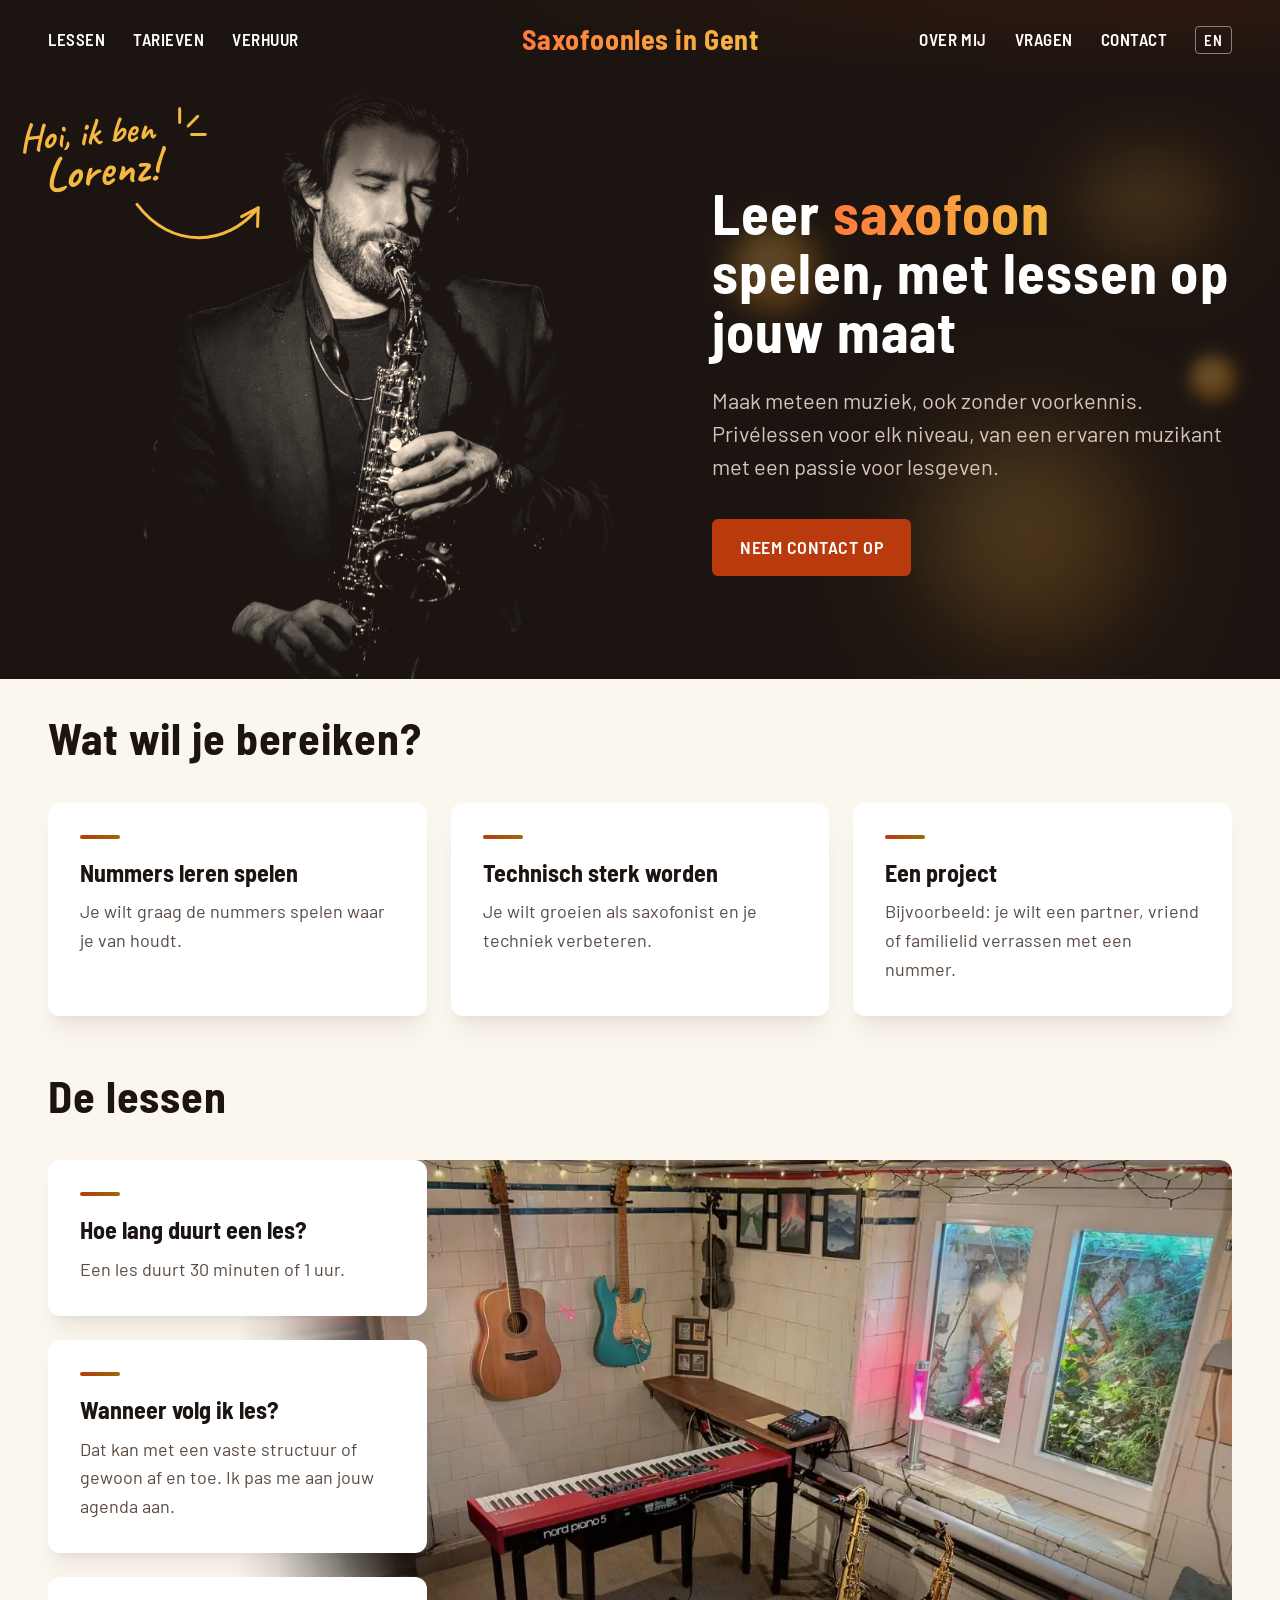
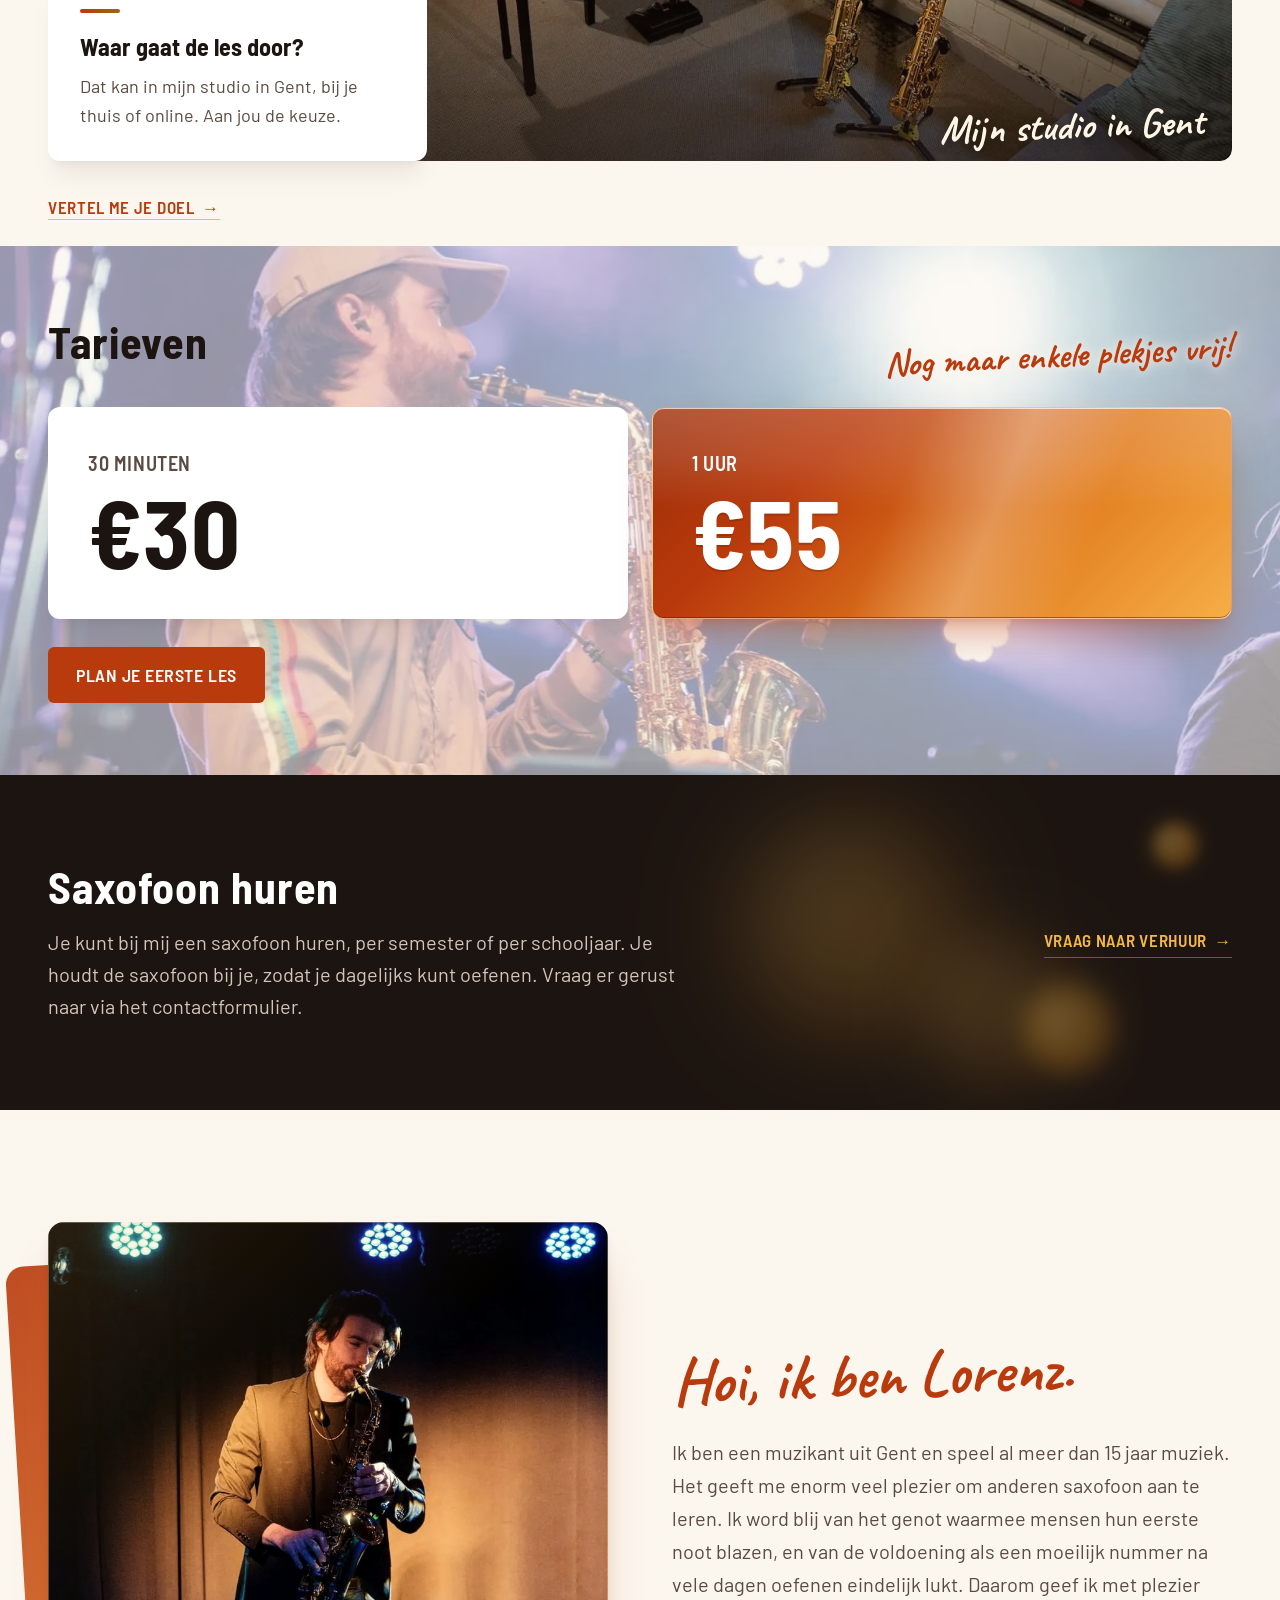
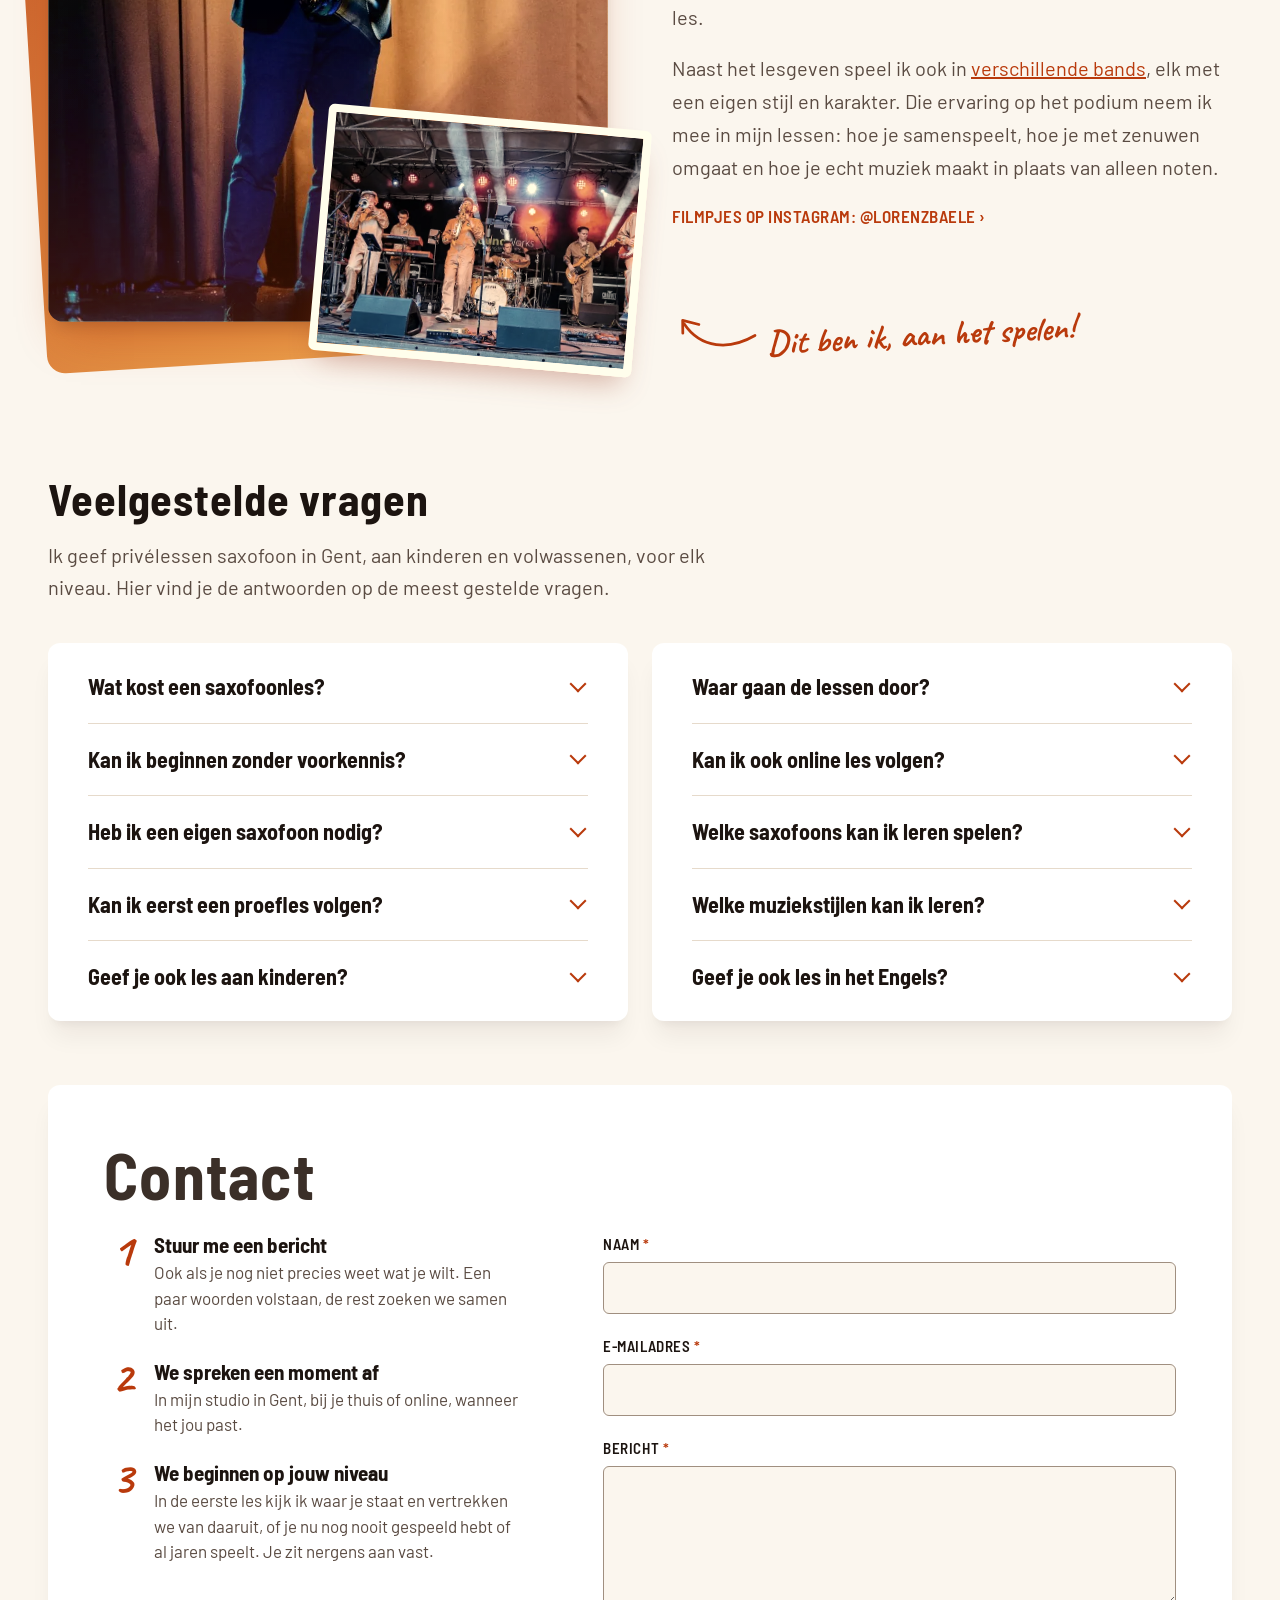
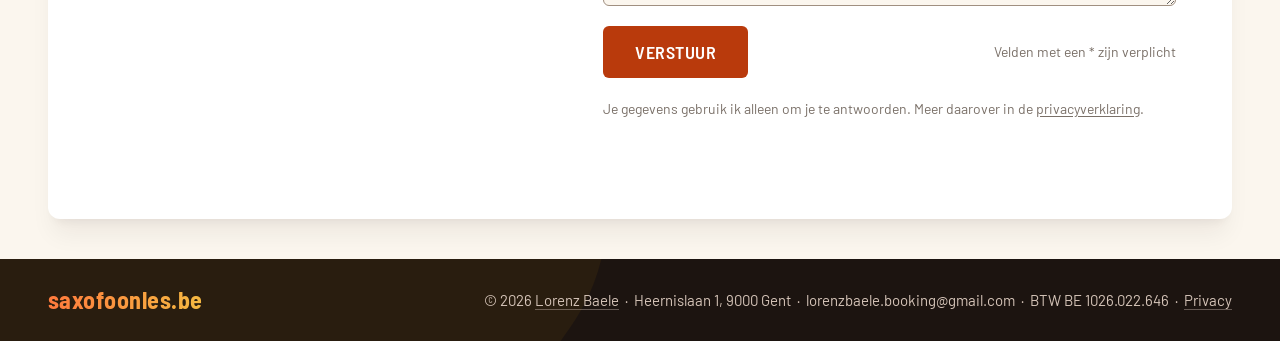
<file: index.html>
<!doctype html>
<html lang="nl">
<head>
<meta charset="utf-8">
<meta name="viewport" content="width=device-width, initial-scale=1">
<title>Saxofoonles in Gent | Lorenz Baele</title>
<meta name="description" content="Leer saxofoon spelen, met lessen op jouw maat. Maak meteen muziek, ook zonder voorkennis. Privélessen in Gent, bij je thuis of online, van een ervaren muzikant met een passie voor lesgeven.">
<link rel="canonical" href="https://saxofoonles.be/">
<link rel="alternate" hreflang="nl" href="https://saxofoonles.be/">
<link rel="alternate" hreflang="en" href="https://saxofoonles.be/en/">
<link rel="alternate" hreflang="x-default" href="https://saxofoonles.be/">
<meta name="theme-color" content="#1C1410">
<meta property="og:type" content="website">
<meta property="og:locale" content="nl_BE">
<meta property="og:locale:alternate" content="en_GB">
<meta property="og:url" content="https://saxofoonles.be/">
<meta property="og:site_name" content="saxofoonles.be">
<meta property="og:title" content="Saxofoonles in Gent | Lorenz Baele">
<meta property="og:description" content="Leer saxofoon spelen, met lessen op jouw maat. Maak meteen muziek, ook zonder voorkennis. Privélessen in Gent, bij je thuis of online, van een ervaren muzikant met een passie voor lesgeven.">
<meta property="og:image" content="https://saxofoonles.be/images/banner-lorenz.jpg">
<meta property="og:image:width" content="2000">
<meta property="og:image:height" content="1333">
<meta property="og:image:alt" content="Lorenz speelt saxofoon">
<script type="application/ld+json">
{
  "@context": "https://schema.org",
  "@type": "LocalBusiness",
  "@id": "https://saxofoonles.be/#saxofoonles",
  "name": "saxofoonles.be",
  "founder": { "@type": "Person", "@id": "https://lorenzbaele.be/#lorenz", "name": "Lorenz Baele", "url": "https://lorenzbaele.be/", "sameAs": ["https://www.instagram.com/lorenzbaele/"] },
  "description": "Privélessen saxofoon in Gent voor kinderen en volwassenen, van beginner tot gevorderd, ook zonder voorkennis. In mijn studio, bij je thuis of online, in het Nederlands of het Engels.",
  "url": "https://saxofoonles.be/",
  "image": "https://saxofoonles.be/images/banner-lorenz.jpg",
  "logo": "https://saxofoonles.be/images/favicon.png",
  "email": "lorenzbaele.booking@gmail.com",
  "vatID": "BE1026022646",
  "sameAs": ["https://maps.google.com/?cid=5194129447733552428"],
  "hasMap": "https://maps.google.com/?cid=5194129447733552428",
  "priceRange": "€30 - €55",
  "address": {
    "@type": "PostalAddress",
    "streetAddress": "Heernislaan 1",
    "postalCode": "9000",
    "addressLocality": "Gent",
    "addressCountry": "BE"
  },
  "areaServed": [
    { "@type": "City", "name": "Gent" },
    { "@type": "City", "name": "Berlare" },
    { "@type": "City", "name": "Deinze" },
    { "@type": "City", "name": "Destelbergen" },
    { "@type": "City", "name": "Erpe-Mere" },
    { "@type": "City", "name": "Evergem" },
    { "@type": "City", "name": "Gavere" },
    { "@type": "City", "name": "Herzele" },
    { "@type": "City", "name": "Kruisem" },
    { "@type": "City", "name": "Laarne" },
    { "@type": "City", "name": "Lede" },
    { "@type": "City", "name": "Lievegem" },
    { "@type": "City", "name": "Lochristi" },
    { "@type": "City", "name": "Merelbeke-Melle" },
    { "@type": "City", "name": "Nazareth-De Pinte" },
    { "@type": "City", "name": "Oosterzele" },
    { "@type": "City", "name": "Sint-Lievens-Houtem" },
    { "@type": "City", "name": "Sint-Martens-Latem" },
    { "@type": "City", "name": "Wetteren" },
    { "@type": "City", "name": "Wichelen" },
    { "@type": "City", "name": "Zottegem" },
    { "@type": "City", "name": "Zwalm" }
  ],
  "knowsLanguage": ["nl", "en"],
  "knowsAbout": ["Saxofoon", "Altsaxofoon", "Tenorsaxofoon", "Sopraansaxofoon", "Baritonsaxofoon", "Pop", "Rock", "Jazz", "Funk", "Soul", "Klassieke muziek", "Noten lezen"],
  "hasOfferCatalog": {
    "@type": "OfferCatalog",
    "name": "Saxofoonlessen",
    "itemListElement": [
      {
        "@type": "Offer",
        "price": "30",
        "priceCurrency": "EUR",
        "itemOffered": { "@type": "Service", "name": "Saxofoonles 30 minuten" }
      },
      {
        "@type": "Offer",
        "price": "55",
        "priceCurrency": "EUR",
        "itemOffered": { "@type": "Service", "name": "Saxofoonles 1 uur" }
      },
      {
        "@type": "Offer",
        "price": "30",
        "priceCurrency": "EUR",
        "itemOffered": { "@type": "Service", "name": "Saxofoonles voor kinderen 30 minuten" }
      },
      {
        "@type": "Offer",
        "price": "55",
        "priceCurrency": "EUR",
        "itemOffered": { "@type": "Service", "name": "Saxofoonles voor kinderen 1 uur" }
      },
      {
        "@type": "Offer",
        "itemOffered": { "@type": "Service", "name": "Saxofoon huren", "description": "Een saxofoon huren per semester of per schooljaar." }
      }
    ]
  }
}
</script>
<link rel="icon" href="favicon.ico" sizes="48x48">
<link rel="icon" href="images/favicon.png" type="image/png" sizes="192x192">
<link rel="apple-touch-icon" href="images/favicon.png">
<link rel="preload" href="fonts/barlow-400.woff2" as="font" type="font/woff2" crossorigin>
<link rel="preload" href="fonts/barlow-semi-condensed-700.woff2" as="font" type="font/woff2" crossorigin>
<link rel="stylesheet" href="style.css">
</head>
<body>
<div class="pagina">

<!-- NAV -->
<div class="nav">
<div class="nav-bar">
<div class="nav-links nav-links-left">
<a href="#lessen" class="nav-link">Lessen</a>
<a href="#tarieven" class="nav-link">Tarieven</a>
<a href="#verhuur" class="nav-link">Verhuur</a>
</div>
<h1 class="nav-logo"><a href="#top" class="verloop-tekst">Saxofoonles in Gent</a></h1>
<div class="nav-links nav-links-right">
<a href="#over-mij" class="nav-link">Over mij</a>
<a href="#vragen" class="nav-link">Vragen</a>
<a href="#contact" class="nav-link">Contact</a>
<a href="en/" class="nav-link taal-link" hreflang="en" lang="en" aria-label="English">EN</a>
</div>
</div>
</div>

<main>
<!-- HERO -->
<div id="top" class="hero">
<div class="hero-foto">
<div class="hero-kader">
<img class="hero-img" fetchpriority="high" decoding="async" src="images/banner-lorenz.webp" alt="Lorenz speelt saxofoon">
</div>
</div>
<div class="hero-donker"></div>
<div class="hero-fade"></div>
<div class="hero-shade" aria-hidden="true"></div>
<!-- Bokeh: zachte, onscherpe podiumlichten in de accentkleur -->
<div class="hero-bokeh bokeh" aria-hidden="true">
<span class="licht hero-licht-1"></span>
<span class="licht hero-licht-2"></span>
<span class="licht hero-licht-3"></span>
<span class="licht hero-licht-4"></span>
</div>
<div class="hero-boven"></div>
<div class="hero-note">
<div class="hero-kader">
<svg class="hero-note-svg" viewBox="0 0 300 240" role="img" aria-label="Hoi, ik ben Lorenz!">
<g transform="rotate(-5 100 70)" fill="#F5B942" font-family="'Caveat', cursive" font-weight="700">
<text x="14" y="52" font-size="44">Hoi, ik ben</text>
<text x="40" y="100" font-size="54">Lorenz!</text>
</g>
<g fill="none" stroke="#F5B942" stroke-width="3.5" stroke-linecap="round" stroke-linejoin="round">
<path d="M 150 122 C 190 175, 255 172, 292 126"></path>
<path d="M 272.6 136.4 L 292 126 L 291.3 148"></path>
<path d="M 200 26 L 200 10"></path>
<path d="M 209.9 30.1 L 221.2 18.8"></path>
<path d="M 214 40 L 230 40"></path>
</g>
</svg>
</div>
</div>
<div class="hero-inhoud">
<div class="hero-tekst">
<h2 class="hero-titel">Leer <span class="verloop-tekst">saxofoon</span> spelen, met lessen op jouw maat</h2>
<p class="hero-intro">Maak meteen muziek, ook zonder voorkennis. Privélessen voor elk niveau, van een ervaren muzikant met een passie voor lesgeven.</p>
<a href="#contact" class="knop">Neem contact op</a>
</div>
</div>
</div>

<!-- LESSEN -->
<div id="lessen" class="sectie">
<h2 class="kop">Wat wil je bereiken?</h2>
<div class="kaarten-rooster">
<div class="kaart">
<div class="kaart-streep"></div>
<h3 class="kaart-titel">Nummers leren spelen</h3>
<p class="kaart-tekst">Je wilt graag de nummers spelen waar je van houdt.</p>
</div>
<div class="kaart">
<div class="kaart-streep"></div>
<h3 class="kaart-titel">Technisch sterk worden</h3>
<p class="kaart-tekst">Je wilt groeien als saxofonist en je techniek verbeteren.</p>
</div>
<div class="kaart">
<div class="kaart-streep"></div>
<h3 class="kaart-titel">Een project</h3>
<p class="kaart-tekst">Bijvoorbeeld: je wilt een partner, vriend of familielid verrassen met een nummer.</p>
</div>
</div>

<h2 class="kop kop-tweede">De lessen</h2>
<!-- Kaartjes over de foto van de studio: naast elkaar op brede schermen, erboven op smalle -->
<section class="lessen-studio">
<div class="lessen-kaarten kaarten-rooster">
<div class="kaart">
<div class="kaart-streep"></div>
<h3 class="kaart-titel">Hoe lang duurt een les?</h3>
<p class="kaart-tekst">Een les duurt 30 minuten of 1 uur.</p>
</div>
<div class="kaart">
<div class="kaart-streep"></div>
<h3 class="kaart-titel">Wanneer volg ik les?</h3>
<p class="kaart-tekst">Dat kan met een vaste structuur of gewoon af en toe. Ik pas me aan jouw agenda aan.</p>
</div>
<div class="kaart">
<div class="kaart-streep"></div>
<h3 class="kaart-titel">Waar gaat de les door?</h3>
<p class="kaart-tekst">Dat kan in mijn studio in Gent, bij je thuis of online. Aan jou de keuze.</p>
</div>
</div>
<!-- Foto van de studio, met een handgeschreven onderschrift -->
<figure class="studio-foto">
<img loading="lazy" decoding="async" src="images/studio-gent.webp" width="1280" height="964" alt="Mijn studio in Gent, met een piano, gitaren en twee saxofoons op een standaard">
<div aria-hidden="true" class="studio-foto-schaduw"></div>
<figcaption>Mijn studio in Gent</figcaption>
</figure>
</section>
<div class="oproep">
<a href="#contact" class="tekstlink">Vertel me je doel</a>
</div>
</div>

<!-- TARIEVEN, met een foto als vervaagde achtergrond -->
<div id="tarieven" class="tarieven">
<div aria-hidden="true" class="tarieven-achtergrond">
<img loading="lazy" decoding="async" src="images/achtergrond-tarieven.webp" alt="Lorenz speelt altsaxofoon op een podium in blauw licht" class="tarieven-foto">
</div>
<div class="tarieven-inhoud">
<div class="tarieven-kop">
<h2 class="kop kop-strak">Tarieven</h2>
<!-- Handgeschreven noot: weghalen zodra er weer plaats is -->
<div class="tarieven-noot">Nog maar enkele plekjes vrij!</div>
</div>
<div class="tarieven-grid">
<div class="prijs">
<div class="prijs-duur">30 minuten</div>
<div class="prijs-bedrag">€30</div>
</div>
<div class="prijs-uitgelicht">
<div class="prijs-duur prijs-licht">1 uur</div>
<div class="prijs-bedrag prijs-licht">€55</div>
</div>
</div>
<div class="tarieven-onder">
<a href="#contact" class="knop">Plan je eerste les</a>
</div>
</div>
</div>

<!-- VERHUUR -->
<div id="verhuur" class="verhuur">
<!-- Bokeh: dezelfde lichten als in de banner -->
<div class="verhuur-bokeh bokeh" aria-hidden="true">
<span class="licht verhuur-licht-1"></span>
<span class="licht verhuur-licht-2"></span>
<span class="licht verhuur-licht-3"></span>
<span class="licht verhuur-licht-4"></span>
</div>
<div class="verhuur-inhoud">
<div class="verhuur-tekst">
<h2 class="kop kop-verhuur">Saxofoon huren</h2>
<p class="verhuur-intro">Je kunt bij mij een saxofoon huren, per semester of per schooljaar. Je houdt de saxofoon bij je, zodat je dagelijks kunt oefenen. Vraag er gerust naar via het contactformulier.</p>
</div>
<a href="#contact" class="tekstlink tekstlink-licht">Vraag naar verhuur</a>
</div>
</div>

<!-- OVER MIJ -->
<div id="over-mij" class="sectie">
<div class="over-rooster">
<div>
<div class="over-fotos">
<div aria-hidden="true" class="over-vlak"></div>
<div class="over-foto-houder">
<div class="over-foto-kader">
<img loading="lazy" decoding="async" src="images/portret-podium.webp" alt="Lorenz speelt saxofoon op een podium" class="over-foto">
<div aria-hidden="true" class="over-foto-gloed"></div>
</div>
</div>
<img class="over-kiekje" loading="lazy" decoding="async" src="images/kiekje-band.webp" alt="Lorenz speelt saxofoon met zijn band op het podium">
</div>
</div>
<div class="over-tekst">
<h2 class="over-titel">Hoi, ik ben Lorenz.</h2>
<p class="over-alinea">Ik ben een muzikant uit Gent en speel al meer dan 15 jaar muziek. Het geeft me enorm veel plezier om anderen saxofoon aan te leren. Ik word blij van het genot waarmee mensen hun eerste noot blazen, en van de voldoening als een moeilijk nummer na vele dagen oefenen eindelijk lukt. Daarom geef ik met plezier les.</p>
<p class="over-alinea">Naast het lesgeven speel ik ook in <a href="https://lorenzbaele.be/">verschillende bands</a>, elk met een eigen stijl en karakter. Die ervaring op het podium neem ik mee in mijn lessen: hoe je samenspeelt, hoe je met zenuwen omgaat en hoe je echt muziek maakt in plaats van alleen noten.</p>

<a href="https://www.instagram.com/lorenzbaele/" class="instagram-link">Filmpjes op Instagram: @lorenzbaele ›</a>
</div>
<div class="over-noot">
<svg width="86" height="64" viewBox="0 0 86 64" fill="none" stroke="currentColor" stroke-width="3" stroke-linecap="round" stroke-linejoin="round" aria-hidden="true" class="over-noot-pijl"><path d="M 78 54 C 46 58, 18 44, 12 12"></path><path d="M 6.7 20.9 L 12 8 L 26.5 19.1"></path></svg><div class="over-noot-tekst">Dit ben ik,<br class="noot-br"> aan het spelen!</div>

</div>
</div>
</div>

<!-- VEELGESTELDE VRAGEN -->
<div id="vragen" class="sectie">
<h2 class="kop kop-vragen">Veelgestelde vragen</h2>
<p class="vragen-intro">Ik geef privélessen saxofoon in Gent, aan kinderen en volwassenen, voor elk niveau. Hier vind je de antwoorden op de meest gestelde vragen.</p>
<div class="faq-kolommen">
<div class="faq">
<details>
<summary><h3>Wat kost een saxofoonles?</h3></summary>
<p>Een les van 30 minuten kost €30, een les van 1 uur kost €55. Kom ik bij je thuis lesgeven? Dan komt de verplaatsing erbij, volgens de Belgische kilometervergoeding.</p>
</details>
<details>
<summary><h3>Kan ik beginnen zonder voorkennis?</h3></summary>
<p>Ja, zeker. Je hebt geen ervaring nodig en je hoeft geen noten te kunnen lezen. We beginnen bij de basis: je saxofoon in elkaar zetten, hem goed vasthouden en je eerste tonen blazen. Noten lezen leer ik je gaandeweg, als je dat wilt.</p>
</details>
<details>
<summary><h3>Heb ik een eigen saxofoon nodig?</h3></summary>
<p>Nee. Je kunt bij mij een saxofoon huren, per semester of per schooljaar. Je houdt hem bij je thuis, zodat je elke dag kunt oefenen.</p>
</details>
<details>
<summary><h3>Kan ik eerst een proefles volgen?</h3></summary>
<p>Ja. Je eerste les is een gewone les aan het gewone tarief, en je zit nergens aan vast. Daarna beslis je zelf of je verder wilt, en hoe vaak.</p>
</details>
<details>
<summary><h3>Geef je ook les aan kinderen?</h3></summary>
<p>Ja, ik geef les aan kinderen, tieners en volwassenen. Er is geen vaste minimumleeftijd: dat hangt af van het kind, bijvoorbeeld of het de saxofoon al goed kan vasthouden en genoeg adem heeft. Twijfel je? Stuur me een bericht, dan bekijken we het samen.</p>
</details>
</div>
<div class="faq">
<details>
<summary><h3>Waar gaan de lessen door?</h3></summary>
<p>In mijn studio in Gent, bij je thuis of online. Aan huis kom ik in Gent en omgeving. De verplaatsing reken ik aan volgens de Belgische kilometervergoeding.</p>
</details>
<details>
<summary><h3>Kan ik ook online les volgen?</h3></summary>
<p>Ja, via een videogesprek. Handig als je wat verder woont of weinig tijd hebt om je te verplaatsen.</p>
</details>
<details>
<summary><h3>Welke saxofoons kan ik leren spelen?</h3></summary>
<p>Alle vier: de altsax, tenorsax, sopraansax en baritonsax. Weet je nog niet welke je wilt? Dan kiezen we er samen een.</p>
</details>
<details>
<summary><h3>Welke muziekstijlen kan ik leren?</h3></summary>
<p>Wat jij graag speelt: pop en rock, jazz, funk en soul of klassiek. We kiezen samen de nummers waar jij zin in hebt.</p>
</details>
<details>
<summary><h3>Geef je ook les in het Engels?</h3></summary>
<p>Ja, dat kan. <span lang="en">Yes, I also teach saxophone in English: in my studio in Ghent, at your home or online, for children and adults of every level. <a href="en/">Read more in English</a>.</span></p>
</details>
</div>
</div>
</div>

<!-- CONTACT -->
<div id="contact" class="sectie">
<div class="contact-kaart">
<div class="contact-info">
<h2 class="contact-titel">Contact</h2>
<ol class="stappen" role="list">
<li><span class="stap-nr" aria-hidden="true">1</span><div><strong class="stap-titel">Stuur me een bericht</strong><p>Ook als je nog niet precies weet wat je wilt. Een paar woorden volstaan, de rest zoeken we samen uit.</p></div></li>
<li><span class="stap-nr" aria-hidden="true">2</span><div><strong class="stap-titel">We spreken een moment af</strong><p>In mijn studio in Gent, bij je thuis of online, wanneer het jou past.</p></div></li>
<li><span class="stap-nr" aria-hidden="true">3</span><div><strong class="stap-titel">We beginnen op jouw niveau</strong><p>In de eerste les kijk ik waar je staat en vertrekken we van daaruit, of je nu nog nooit gespeeld hebt of al jaren speelt. Je zit nergens aan vast.</p></div></li>
</ol>
</div>
<form id="contactformulier" action="https://api.web3forms.com/submit" method="POST" class="formulier">
<input type="hidden" name="access_key" value="390736ed-cded-4464-9c2a-9718f4844fd9">
<input type="hidden" name="subject" value="Nieuw bericht via saxofoonles.be">
<input type="hidden" name="from_name" value="saxofoonles.be">
<input type="checkbox" name="botcheck" tabindex="-1" autocomplete="off" aria-hidden="true" class="verborgen">
<div class="veld">
<label for="mc-naam" class="veld-label">Naam <span aria-hidden="true" class="verplicht">*</span></label>
<input id="mc-naam" name="name" autocomplete="name" required type="text" class="veld-invoer">
</div>
<div class="veld">
<label for="mc-mail" class="veld-label">E-mailadres <span aria-hidden="true" class="verplicht">*</span></label>
<input id="mc-mail" name="email" autocomplete="email" required type="email" class="veld-invoer">
</div>
<div class="veld veld-groot">
<label for="mc-bericht" class="veld-label">Bericht <span aria-hidden="true" class="verplicht">*</span></label>
<textarea id="mc-bericht" name="message" required rows="5" class="veld-tekstvak"></textarea>
</div>
<div class="formulier-onder">
<button type="submit" class="verstuur">Verstuur</button>
<span class="verplicht-uitleg">Velden met een * zijn verplicht</span>
</div>
<p class="privacy-noot">Je gegevens gebruik ik alleen om je te antwoorden. Meer daarover in de <a href="privacy/" class="privacy-link">privacyverklaring</a>.</p>
<p id="formulier-status" role="status" aria-live="polite" class="formulier-status"></p>
</form>
<script>
(function () {
  var form = document.getElementById('contactformulier');
  var status = document.getElementById('formulier-status');
  var button = form.querySelector('button[type="submit"]');
  form.addEventListener('submit', function (e) {
    e.preventDefault();
    button.disabled = true;
    status.style.color = '#5A4B42';
    status.textContent = 'Bezig met versturen…';
    fetch(form.action, { method: 'POST', headers: { 'Accept': 'application/json' }, body: new FormData(form) })
      .then(function (r) { return r.json(); })
      .then(function (data) {
        if (!data.success) throw new Error(data.message);
        form.reset();
        status.style.color = '#1C1410';
        status.textContent = 'Bedankt! Je bericht is verstuurd. Ik antwoord zo snel mogelijk.';
      })
      .catch(function () {
        status.style.color = '#B93A0C';
        status.textContent = 'Er ging iets mis bij het versturen. Probeer het later opnieuw.';
      })
      .finally(function () { button.disabled = false; });
  });
})();
</script>
</div>
</div>

</main>
<!-- FOOTER -->
<div class="footer">
<div class="footer-vorm"></div>
<div class="footer-inhoud">
<div class="footer-logo verloop-tekst">saxofoonles.be</div>
<div class="footer-tekst"><span class="nowrap">© 2026 <a class="footer-link" href="https://lorenzbaele.be/">Lorenz Baele</a></span><span class="footer-punt"> &nbsp;·&nbsp; </span><span class="nowrap">Heernislaan 1, 9000 Gent</span><span class="footer-punt"> &nbsp;·&nbsp; </span><span class="nowrap"><a class="footer-mail" href="mailto:lorenzbaele.booking@gmail.com">lorenzbaele.booking@gmail.com</a></span><span class="footer-punt"> &nbsp;·&nbsp; </span><span class="nowrap">BTW BE 1026.022.646</span><span class="footer-punt"> &nbsp;·&nbsp; </span><span class="nowrap"><a class="footer-link" href="privacy/">Privacy</a></span></div>
</div>
</div>

</div>
</body>
</html>
</file>
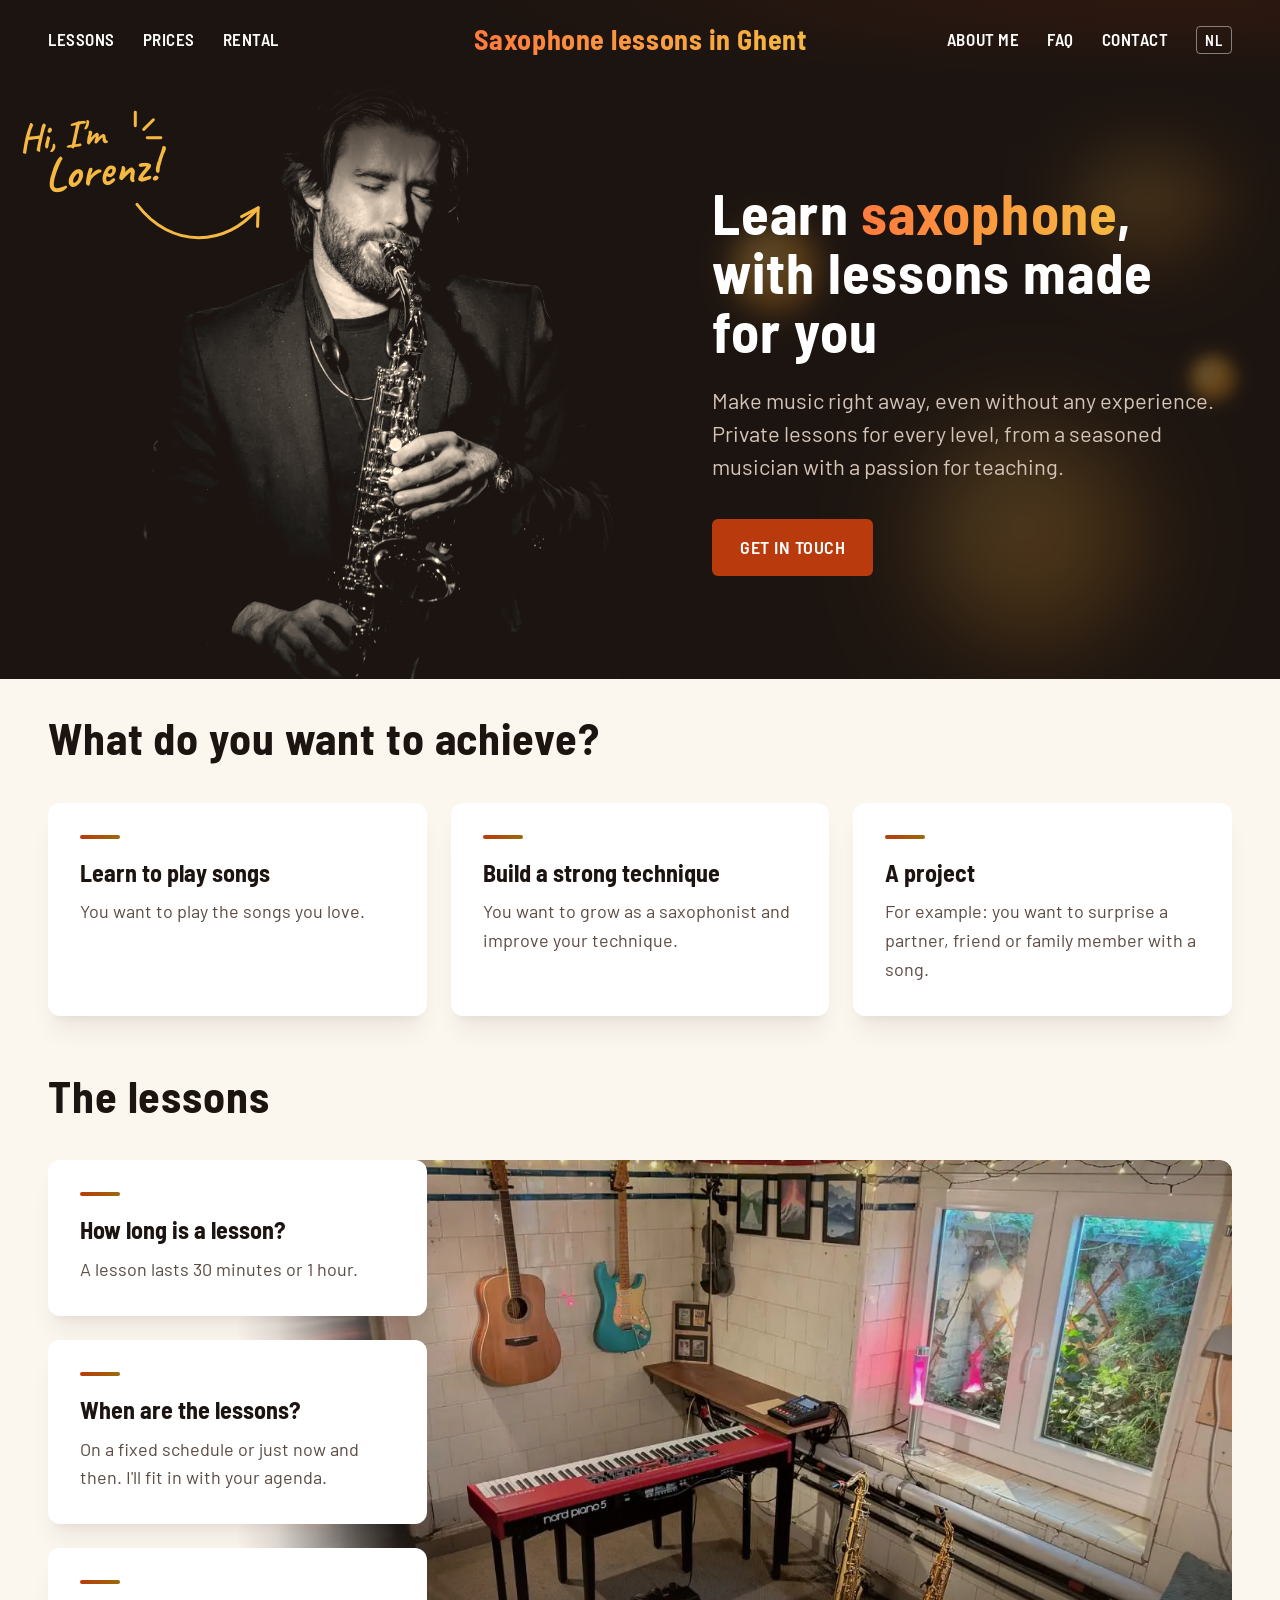
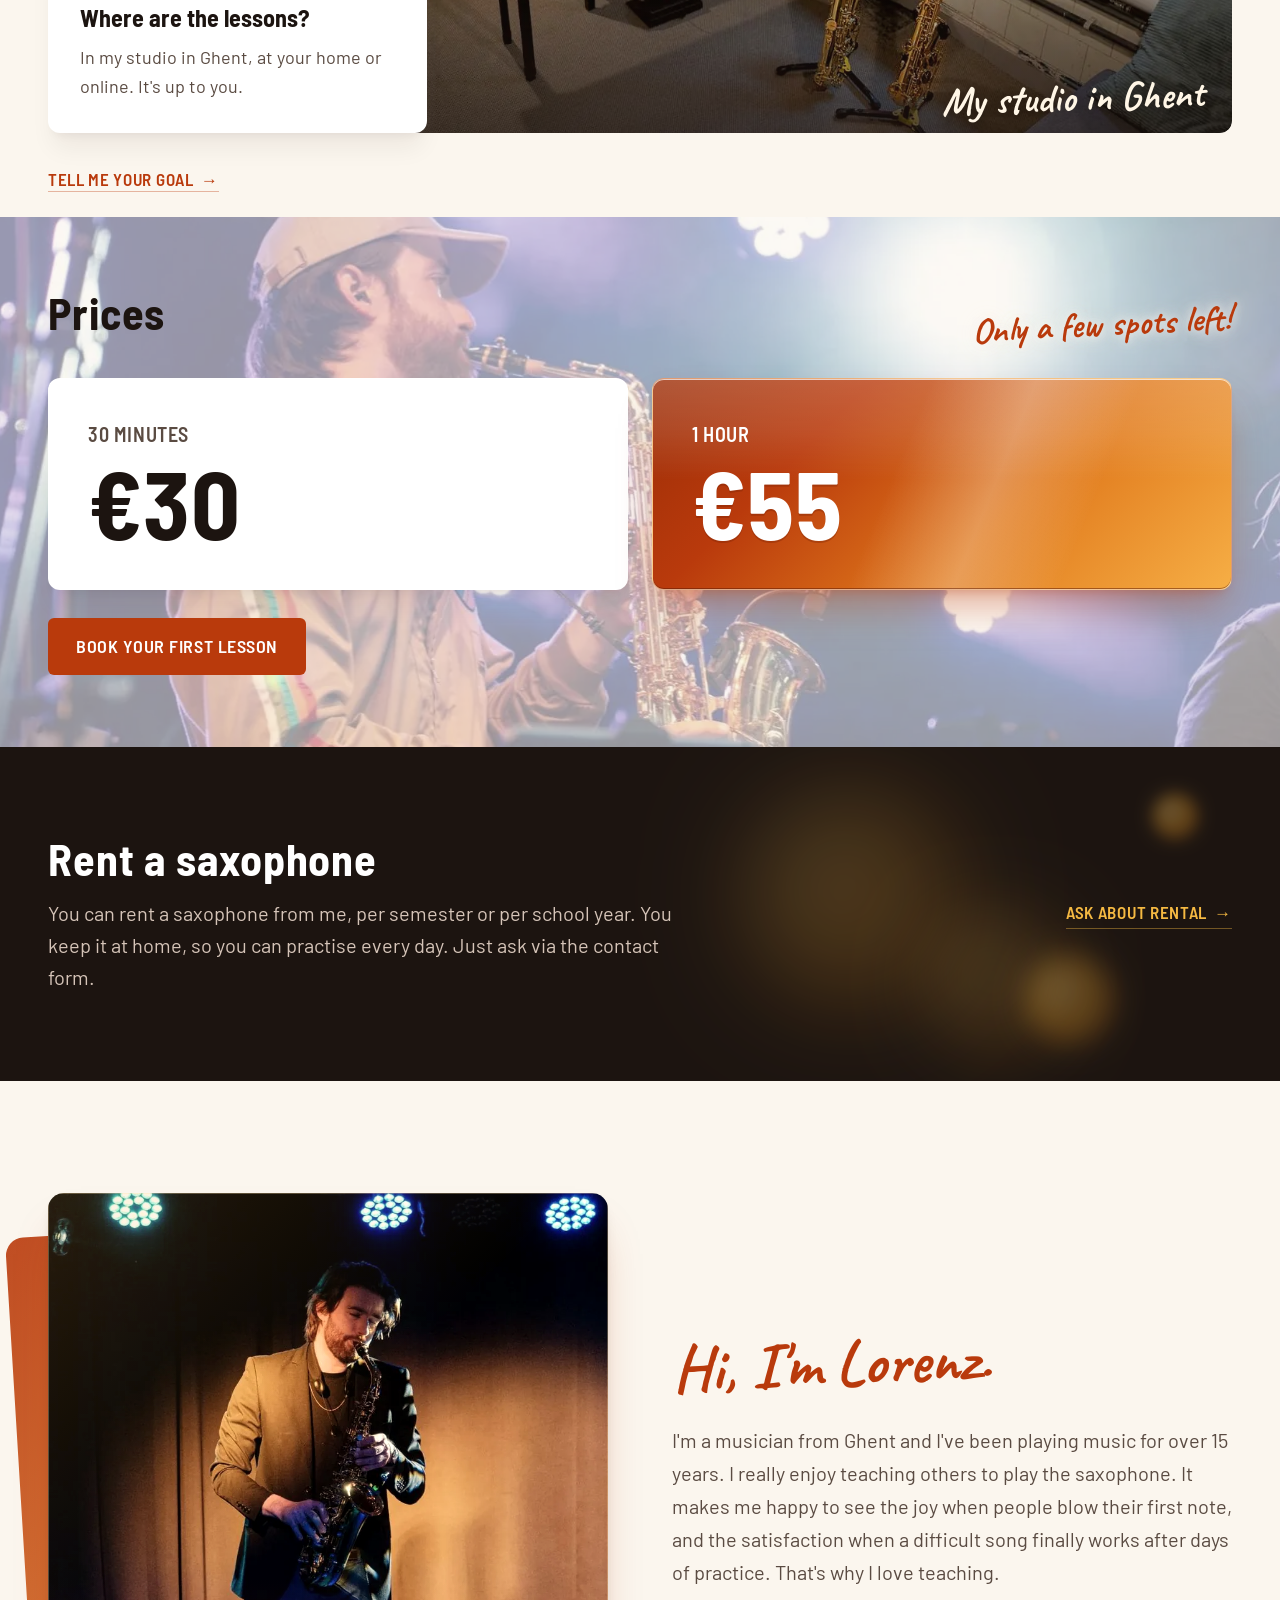
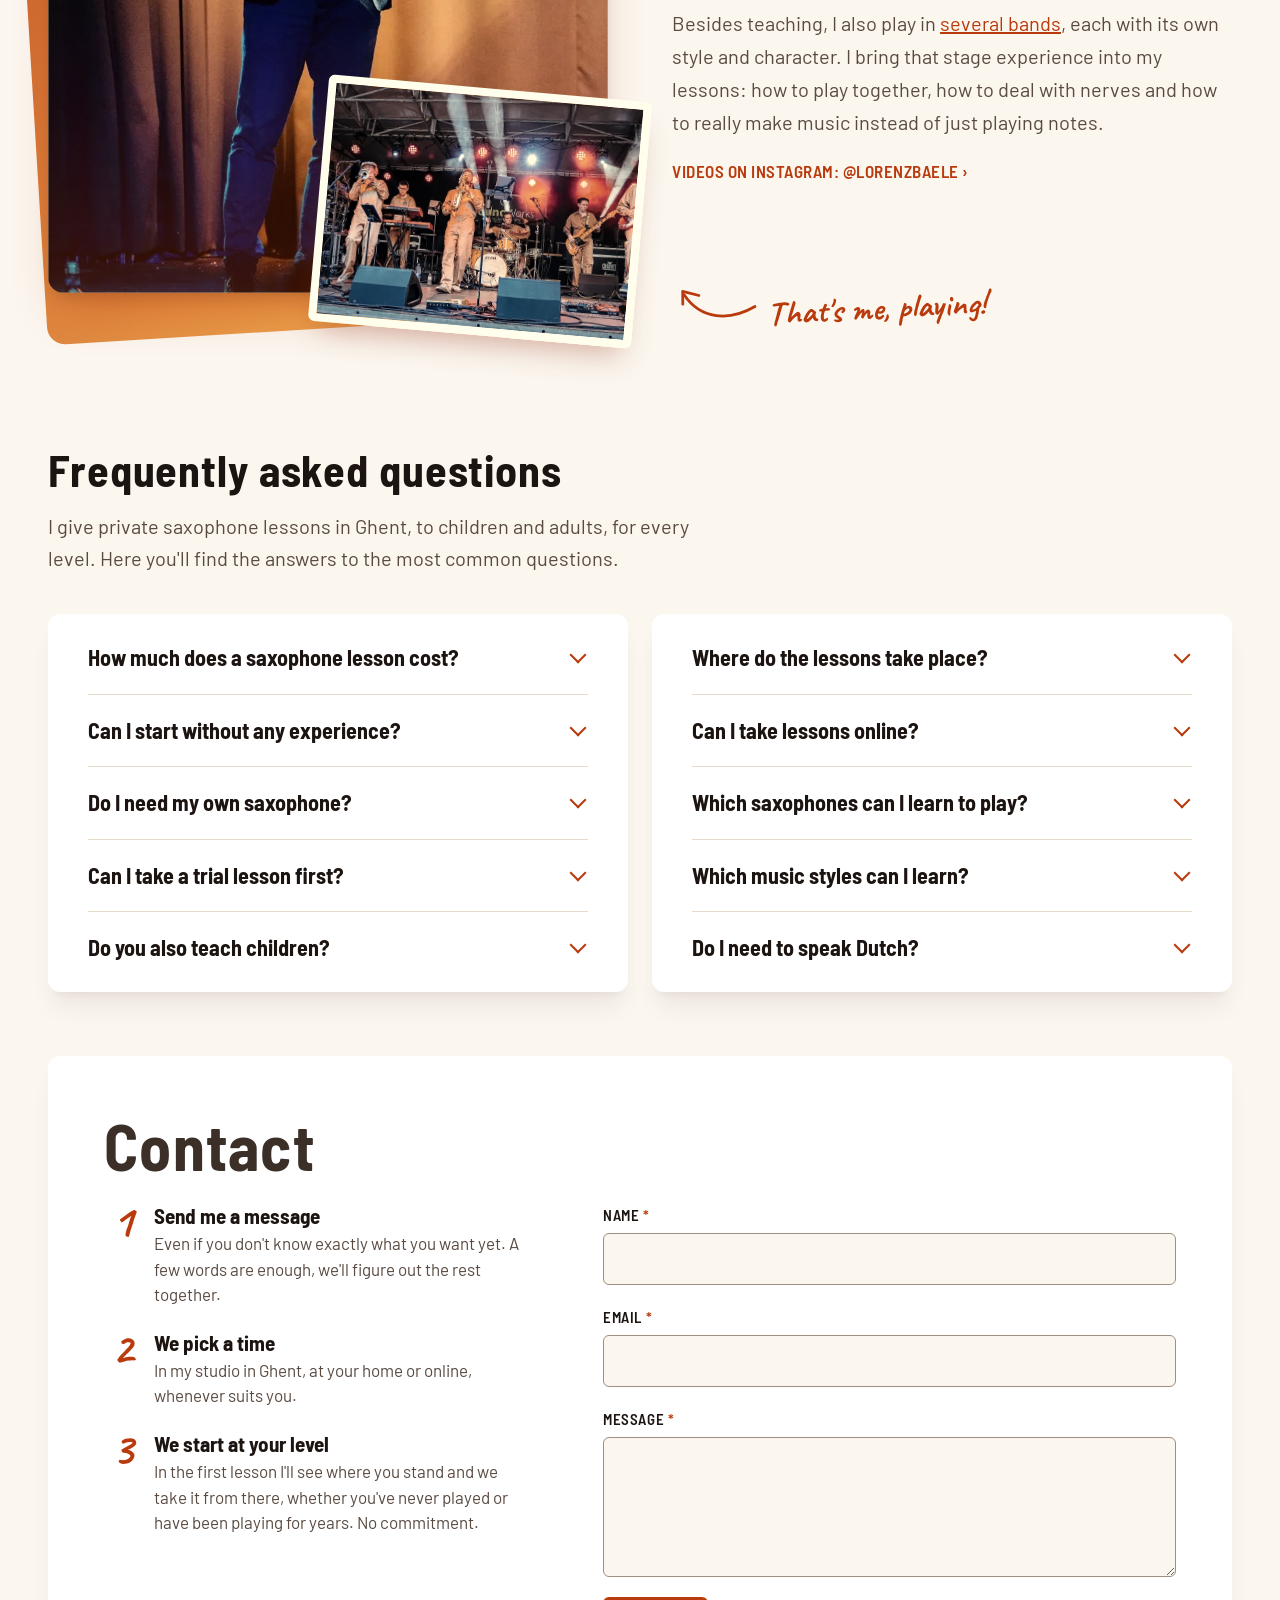
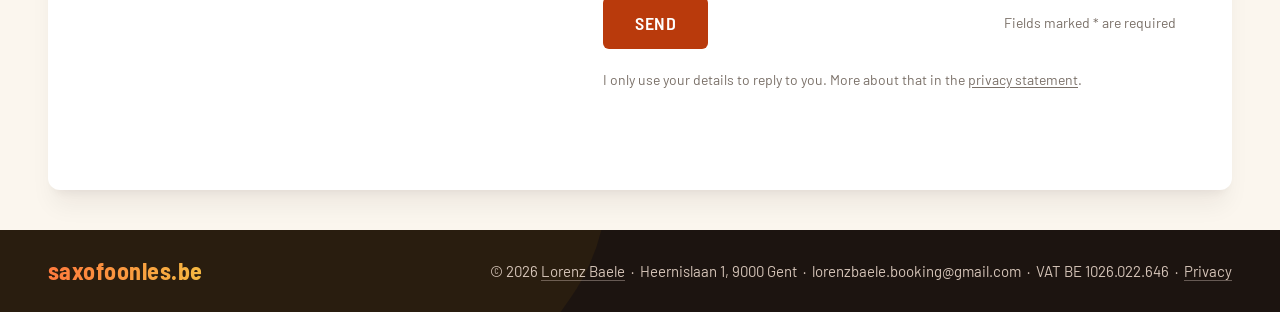
<file: en/index.html>
<!doctype html>
<html lang="en">
<head>
<meta charset="utf-8">
<meta name="viewport" content="width=device-width, initial-scale=1">
<title>Saxophone lessons in Ghent | Lorenz Baele</title>
<meta name="description" content="Learn saxophone, with lessons made for you. Make music right away, even without any experience. Private lessons in Ghent, at your home or online, from a seasoned musician with a passion for teaching.">
<link rel="canonical" href="https://saxofoonles.be/en/">
<link rel="alternate" hreflang="nl" href="https://saxofoonles.be/">
<link rel="alternate" hreflang="en" href="https://saxofoonles.be/en/">
<link rel="alternate" hreflang="x-default" href="https://saxofoonles.be/">
<meta name="theme-color" content="#1C1410">
<meta property="og:type" content="website">
<meta property="og:locale" content="en_GB">
<meta property="og:locale:alternate" content="nl_BE">
<meta property="og:url" content="https://saxofoonles.be/en/">
<meta property="og:site_name" content="saxofoonles.be">
<meta property="og:title" content="Saxophone lessons in Ghent | Lorenz Baele">
<meta property="og:description" content="Learn saxophone, with lessons made for you. Make music right away, even without any experience. Private lessons in Ghent, at your home or online, from a seasoned musician with a passion for teaching.">
<meta property="og:image" content="https://saxofoonles.be/images/banner-lorenz.jpg">
<meta property="og:image:width" content="2000">
<meta property="og:image:height" content="1333">
<meta property="og:image:alt" content="Lorenz playing the saxophone">
<!-- Dezelfde zaak als op de Nederlandse pagina (zelfde @id), met Engelse tekst. Prijzen veranderd? Pas ze ook hier aan. -->
<script type="application/ld+json">
{
  "@context": "https://schema.org",
  "@type": "LocalBusiness",
  "@id": "https://saxofoonles.be/#saxofoonles",
  "name": "saxofoonles.be",
  "founder": { "@type": "Person", "@id": "https://lorenzbaele.be/#lorenz", "name": "Lorenz Baele", "url": "https://lorenzbaele.be/", "sameAs": ["https://www.instagram.com/lorenzbaele/"] },
  "description": "Private saxophone lessons in Ghent for children and adults, from beginner to advanced, no experience needed. In my studio, at your home or online, in English or Dutch.",
  "url": "https://saxofoonles.be/",
  "image": "https://saxofoonles.be/images/banner-lorenz.jpg",
  "logo": "https://saxofoonles.be/images/favicon.png",
  "email": "lorenzbaele.booking@gmail.com",
  "vatID": "BE1026022646",
  "sameAs": ["https://maps.google.com/?cid=5194129447733552428"],
  "hasMap": "https://maps.google.com/?cid=5194129447733552428",
  "priceRange": "€30 - €55",
  "address": {
    "@type": "PostalAddress",
    "streetAddress": "Heernislaan 1",
    "postalCode": "9000",
    "addressLocality": "Gent",
    "addressCountry": "BE"
  },
  "knowsLanguage": ["en", "nl"],
  "knowsAbout": ["Saxophone", "Alto saxophone", "Tenor saxophone", "Soprano saxophone", "Baritone saxophone", "Pop", "Rock", "Jazz", "Funk", "Soul", "Classical music", "Reading music"],
  "hasOfferCatalog": {
    "@type": "OfferCatalog",
    "name": "Saxophone lessons",
    "itemListElement": [
      {
        "@type": "Offer",
        "price": "30",
        "priceCurrency": "EUR",
        "itemOffered": { "@type": "Service", "name": "Saxophone lesson, 30 minutes" }
      },
      {
        "@type": "Offer",
        "price": "55",
        "priceCurrency": "EUR",
        "itemOffered": { "@type": "Service", "name": "Saxophone lesson, 1 hour" }
      },
      {
        "@type": "Offer",
        "itemOffered": { "@type": "Service", "name": "Saxophone rental", "description": "Rent a saxophone per semester or per school year." }
      }
    ]
  }
}
</script>
<link rel="icon" href="../favicon.ico" sizes="48x48">
<link rel="icon" href="../images/favicon.png" type="image/png" sizes="192x192">
<link rel="apple-touch-icon" href="../images/favicon.png">
<link rel="preload" href="../fonts/barlow-400.woff2" as="font" type="font/woff2" crossorigin>
<link rel="preload" href="../fonts/barlow-semi-condensed-700.woff2" as="font" type="font/woff2" crossorigin>
<link rel="stylesheet" href="../style.css">
</head>
<body>
<div class="pagina">

<!-- NAV -->
<div class="nav">
<div class="nav-bar">
<div class="nav-links nav-links-left">
<a href="#lessen" class="nav-link">Lessons</a>
<a href="#tarieven" class="nav-link">Prices</a>
<a href="#verhuur" class="nav-link">Rental</a>
</div>
<h1 class="nav-logo"><a href="#top" class="verloop-tekst">Saxophone lessons in Ghent</a></h1>
<div class="nav-links nav-links-right">
<a href="#over-mij" class="nav-link">About me</a>
<a href="#vragen" class="nav-link">FAQ</a>
<a href="#contact" class="nav-link">Contact</a>
<a href="../" class="nav-link taal-link" hreflang="nl" lang="nl" aria-label="Nederlands">NL</a>
</div>
</div>
</div>

<main>
<!-- HERO -->
<div id="top" class="hero">
<div class="hero-foto">
<div class="hero-kader">
<img class="hero-img" fetchpriority="high" decoding="async" src="../images/banner-lorenz.webp" alt="Lorenz playing the saxophone">
</div>
</div>
<div class="hero-donker"></div>
<div class="hero-fade"></div>
<div class="hero-shade" aria-hidden="true"></div>
<!-- Bokeh: zachte, onscherpe podiumlichten in de accentkleur -->
<div class="hero-bokeh bokeh" aria-hidden="true">
<span class="licht hero-licht-1"></span>
<span class="licht hero-licht-2"></span>
<span class="licht hero-licht-3"></span>
<span class="licht hero-licht-4"></span>
</div>
<div class="hero-boven"></div>
<div class="hero-note">
<div class="hero-kader">
<svg class="hero-note-svg" viewBox="0 0 300 240" role="img" aria-label="Hi, I'm Lorenz!">
<g transform="rotate(-5 100 70)" fill="#F5B942" font-family="'Caveat', cursive" font-weight="700">
<text x="14" y="52" font-size="44">Hi, I'm</text>
<text x="40" y="100" font-size="54">Lorenz!</text>
</g>
<g fill="none" stroke="#F5B942" stroke-width="3.5" stroke-linecap="round" stroke-linejoin="round">
<path d="M 150 122 C 190 175, 255 172, 292 126"></path>
<path d="M 272.6 136.4 L 292 126 L 291.3 148"></path>
<!-- "Hi, I'm" is korter dan "Hoi, ik ben": de streepjes schuiven mee naar links -->
<g transform="translate(-52 4)">
<path d="M 200 26 L 200 10"></path>
<path d="M 209.9 30.1 L 221.2 18.8"></path>
<path d="M 214 40 L 230 40"></path>
</g>
</g>
</svg>
</div>
</div>
<div class="hero-inhoud">
<div class="hero-tekst">
<h2 class="hero-titel">Learn <span class="verloop-tekst">saxophone</span>, with lessons made for you</h2>
<p class="hero-intro">Make music right away, even without any experience. Private lessons for every level, from a seasoned musician with a passion for teaching.</p>
<a href="#contact" class="knop">Get in touch</a>
</div>
</div>
</div>

<!-- LESSEN -->
<div id="lessen" class="sectie">
<h2 class="kop">What do you want to achieve?</h2>
<div class="kaarten-rooster">
<div class="kaart">
<div class="kaart-streep"></div>
<h3 class="kaart-titel">Learn to play songs</h3>
<p class="kaart-tekst">You want to play the songs you love.</p>
</div>
<div class="kaart">
<div class="kaart-streep"></div>
<h3 class="kaart-titel">Build a strong technique</h3>
<p class="kaart-tekst">You want to grow as a saxophonist and improve your technique.</p>
</div>
<div class="kaart">
<div class="kaart-streep"></div>
<h3 class="kaart-titel">A project</h3>
<p class="kaart-tekst">For example: you want to surprise a partner, friend or family member with a song.</p>
</div>
</div>

<h2 class="kop kop-tweede">The lessons</h2>
<!-- Kaartjes over de foto van de studio: naast elkaar op brede schermen, erboven op smalle -->
<section class="lessen-studio">
<div class="lessen-kaarten kaarten-rooster">
<div class="kaart">
<div class="kaart-streep"></div>
<h3 class="kaart-titel">How long is a lesson?</h3>
<p class="kaart-tekst">A lesson lasts 30 minutes or 1 hour.</p>
</div>
<div class="kaart">
<div class="kaart-streep"></div>
<h3 class="kaart-titel">When are the lessons?</h3>
<p class="kaart-tekst">On a fixed schedule or just now and then. I'll fit in with your agenda.</p>
</div>
<div class="kaart">
<div class="kaart-streep"></div>
<h3 class="kaart-titel">Where are the lessons?</h3>
<p class="kaart-tekst">In my studio in Ghent, at your home or online. It's up to you.</p>
</div>
</div>
<!-- Foto van de studio, met een handgeschreven onderschrift -->
<figure class="studio-foto">
<img loading="lazy" decoding="async" src="../images/studio-gent.webp" width="1280" height="964" alt="My studio in Ghent, with a piano, guitars and two saxophones on a stand">
<div aria-hidden="true" class="studio-foto-schaduw"></div>
<figcaption>My studio in Ghent</figcaption>
</figure>
</section>
<div class="oproep">
<a href="#contact" class="tekstlink">Tell me your goal</a>
</div>
</div>

<!-- TARIEVEN, met een foto als vervaagde achtergrond -->
<div id="tarieven" class="tarieven">
<div aria-hidden="true" class="tarieven-achtergrond">
<img loading="lazy" decoding="async" src="../images/achtergrond-tarieven.webp" alt="Lorenz playing alto saxophone on a stage in blue light" class="tarieven-foto">
</div>
<div class="tarieven-inhoud">
<div class="tarieven-kop">
<h2 class="kop kop-strak">Prices</h2>
<!-- Handgeschreven noot: weghalen zodra er weer plaats is (ook op de Nederlandse pagina) -->
<div class="tarieven-noot">Only a few spots left!</div>
</div>
<div class="tarieven-grid">
<div class="prijs">
<div class="prijs-duur">30 minutes</div>
<div class="prijs-bedrag">€30</div>
</div>
<div class="prijs-uitgelicht">
<div class="prijs-duur prijs-licht">1 hour</div>
<div class="prijs-bedrag prijs-licht">€55</div>
</div>
</div>
<div class="tarieven-onder">
<a href="#contact" class="knop">Book your first lesson</a>
</div>
</div>
</div>

<!-- VERHUUR -->
<div id="verhuur" class="verhuur">
<!-- Bokeh: dezelfde lichten als in de banner -->
<div class="verhuur-bokeh bokeh" aria-hidden="true">
<span class="licht verhuur-licht-1"></span>
<span class="licht verhuur-licht-2"></span>
<span class="licht verhuur-licht-3"></span>
<span class="licht verhuur-licht-4"></span>
</div>
<div class="verhuur-inhoud">
<div class="verhuur-tekst">
<h2 class="kop kop-verhuur">Rent a saxophone</h2>
<p class="verhuur-intro">You can rent a saxophone from me, per semester or per school year. You keep it at home, so you can practise every day. Just ask via the contact form.</p>
</div>
<a href="#contact" class="tekstlink tekstlink-licht">Ask about rental</a>
</div>
</div>

<!-- OVER MIJ -->
<div id="over-mij" class="sectie">
<div class="over-rooster">
<div>
<div class="over-fotos">
<div aria-hidden="true" class="over-vlak"></div>
<div class="over-foto-houder">
<div class="over-foto-kader">
<img loading="lazy" decoding="async" src="../images/portret-podium.webp" alt="Lorenz playing the saxophone on a stage" class="over-foto">
<div aria-hidden="true" class="over-foto-gloed"></div>
</div>
</div>
<img class="over-kiekje" loading="lazy" decoding="async" src="../images/kiekje-band.webp" alt="Lorenz playing the saxophone with his band on stage">
</div>
</div>
<div class="over-tekst">
<h2 class="over-titel">Hi, I'm Lorenz.</h2>
<p class="over-alinea">I'm a musician from Ghent and I've been playing music for over 15 years. I really enjoy teaching others to play the saxophone. It makes me happy to see the joy when people blow their first note, and the satisfaction when a difficult song finally works after days of practice. That's why I love teaching.</p>
<p class="over-alinea">Besides teaching, I also play in <a href="https://lorenzbaele.be/">several bands</a>, each with its own style and character. I bring that stage experience into my lessons: how to play together, how to deal with nerves and how to really make music instead of just playing notes.</p>

<a href="https://www.instagram.com/lorenzbaele/" class="instagram-link">Videos on Instagram: @lorenzbaele ›</a>
</div>
<div class="over-noot">
<svg width="86" height="64" viewBox="0 0 86 64" fill="none" stroke="currentColor" stroke-width="3" stroke-linecap="round" stroke-linejoin="round" aria-hidden="true" class="over-noot-pijl"><path d="M 78 54 C 46 58, 18 44, 12 12"></path><path d="M 6.7 20.9 L 12 8 L 26.5 19.1"></path></svg><div class="over-noot-tekst">That's me,<br class="noot-br"> playing!</div>

</div>
</div>
</div>

<!-- VEELGESTELDE VRAGEN -->
<div id="vragen" class="sectie">
<h2 class="kop kop-vragen">Frequently asked questions</h2>
<p class="vragen-intro">I give private saxophone lessons in Ghent, to children and adults, for every level. Here you'll find the answers to the most common questions.</p>
<div class="faq-kolommen">
<div class="faq">
<details>
<summary><h3>How much does a saxophone lesson cost?</h3></summary>
<p>A 30-minute lesson costs €30, a 1-hour lesson costs €55. If I come to your home, travel costs are added at the Belgian mileage rate.</p>
</details>
<details>
<summary><h3>Can I start without any experience?</h3></summary>
<p>Yes, of course. You don't need any experience and you don't need to read music. We start with the basics: putting your saxophone together, holding it properly and playing your first notes. I'll teach you to read music along the way, if you'd like.</p>
</details>
<details>
<summary><h3>Do I need my own saxophone?</h3></summary>
<p>No. You can rent a saxophone from me, per semester or per school year. You keep it at home, so you can practise every day.</p>
</details>
<details>
<summary><h3>Can I take a trial lesson first?</h3></summary>
<p>Yes. Your first lesson is a regular lesson at the regular price, with no commitment. Afterwards you decide whether you want to continue, and how often.</p>
</details>
<details>
<summary><h3>Do you also teach children?</h3></summary>
<p>Yes, I teach children, teenagers and adults. There's no fixed minimum age: it depends on the child, for example whether they can hold the saxophone properly and have enough breath. Not sure? Send me a message and we'll look at it together.</p>
</details>
</div>
<div class="faq">
<details>
<summary><h3>Where do the lessons take place?</h3></summary>
<p>In my studio in Ghent, at your home or online. For lessons at home, I come to Ghent and the surrounding area. I charge travel costs at the Belgian mileage rate.</p>
</details>
<details>
<summary><h3>Can I take lessons online?</h3></summary>
<p>Yes, by video call. Handy if you live a bit further away or don't have much time to travel.</p>
</details>
<details>
<summary><h3>Which saxophones can I learn to play?</h3></summary>
<p>All four: alto, tenor, soprano and baritone. Not sure yet which one you want? Then we'll choose one together.</p>
</details>
<details>
<summary><h3>Which music styles can I learn?</h3></summary>
<p>Whatever you like to play: pop and rock, jazz, funk and soul, or classical. We'll pick the songs you're excited about together.</p>
</details>
<details>
<summary><h3>Do I need to speak Dutch?</h3></summary>
<p>No. I teach in English as well as in Dutch, in my studio in Ghent, at your home or online, for children and adults of every level.</p>
</details>
</div>
</div>
</div>

<!-- CONTACT -->
<div id="contact" class="sectie">
<div class="contact-kaart">
<div class="contact-info">
<h2 class="contact-titel">Contact</h2>
<ol class="stappen" role="list">
<li><span class="stap-nr" aria-hidden="true">1</span><div><strong class="stap-titel">Send me a message</strong><p>Even if you don't know exactly what you want yet. A few words are enough, we'll figure out the rest together.</p></div></li>
<li><span class="stap-nr" aria-hidden="true">2</span><div><strong class="stap-titel">We pick a time</strong><p>In my studio in Ghent, at your home or online, whenever suits you.</p></div></li>
<li><span class="stap-nr" aria-hidden="true">3</span><div><strong class="stap-titel">We start at your level</strong><p>In the first lesson I'll see where you stand and we take it from there, whether you've never played or have been playing for years. No commitment.</p></div></li>
</ol>
</div>
<form id="contactformulier" action="https://api.web3forms.com/submit" method="POST" class="formulier">
<input type="hidden" name="access_key" value="390736ed-cded-4464-9c2a-9718f4844fd9">
<input type="hidden" name="subject" value="Nieuw bericht via saxofoonles.be (Engels)">
<input type="hidden" name="from_name" value="saxofoonles.be">
<input type="checkbox" name="botcheck" tabindex="-1" autocomplete="off" aria-hidden="true" class="verborgen">
<div class="veld">
<label for="mc-naam" class="veld-label">Name <span aria-hidden="true" class="verplicht">*</span></label>
<input id="mc-naam" name="name" autocomplete="name" required type="text" class="veld-invoer">
</div>
<div class="veld">
<label for="mc-mail" class="veld-label">Email <span aria-hidden="true" class="verplicht">*</span></label>
<input id="mc-mail" name="email" autocomplete="email" required type="email" class="veld-invoer">
</div>
<div class="veld veld-groot">
<label for="mc-bericht" class="veld-label">Message <span aria-hidden="true" class="verplicht">*</span></label>
<textarea id="mc-bericht" name="message" required rows="5" class="veld-tekstvak"></textarea>
</div>
<div class="formulier-onder">
<button type="submit" class="verstuur">Send</button>
<span class="verplicht-uitleg">Fields marked * are required</span>
</div>
<p class="privacy-noot">I only use your details to reply to you. More about that in the <a href="privacy/" class="privacy-link">privacy statement</a>.</p>
<p id="formulier-status" role="status" aria-live="polite" class="formulier-status"></p>
</form>
<script>
(function () {
  var form = document.getElementById('contactformulier');
  var status = document.getElementById('formulier-status');
  var button = form.querySelector('button[type="submit"]');
  form.addEventListener('submit', function (e) {
    e.preventDefault();
    button.disabled = true;
    status.style.color = '#5A4B42';
    status.textContent = 'Sending…';
    fetch(form.action, { method: 'POST', headers: { 'Accept': 'application/json' }, body: new FormData(form) })
      .then(function (r) { return r.json(); })
      .then(function (data) {
        if (!data.success) throw new Error(data.message);
        form.reset();
        status.style.color = '#1C1410';
        status.textContent = 'Thanks! Your message has been sent. I’ll get back to you as soon as I can.';
      })
      .catch(function () {
        status.style.color = '#B93A0C';
        status.textContent = 'Something went wrong while sending. Please try again later.';
      })
      .finally(function () { button.disabled = false; });
  });
})();
</script>
</div>
</div>

</main>
<!-- FOOTER -->
<div class="footer">
<div class="footer-vorm"></div>
<div class="footer-inhoud">
<div class="footer-logo verloop-tekst">saxofoonles.be</div>
<div class="footer-tekst"><span class="nowrap">© 2026 <a class="footer-link" href="https://lorenzbaele.be/">Lorenz Baele</a></span><span class="footer-punt"> &nbsp;·&nbsp; </span><span class="nowrap">Heernislaan 1, 9000 Gent</span><span class="footer-punt"> &nbsp;·&nbsp; </span><span class="nowrap"><a class="footer-mail" href="mailto:lorenzbaele.booking@gmail.com">lorenzbaele.booking@gmail.com</a></span><span class="footer-punt"> &nbsp;·&nbsp; </span><span class="nowrap">VAT BE 1026.022.646</span><span class="footer-punt"> &nbsp;·&nbsp; </span><span class="nowrap"><a class="footer-link" href="privacy/">Privacy</a></span></div>
</div>
</div>

</div>
</body>
</html>
</file>
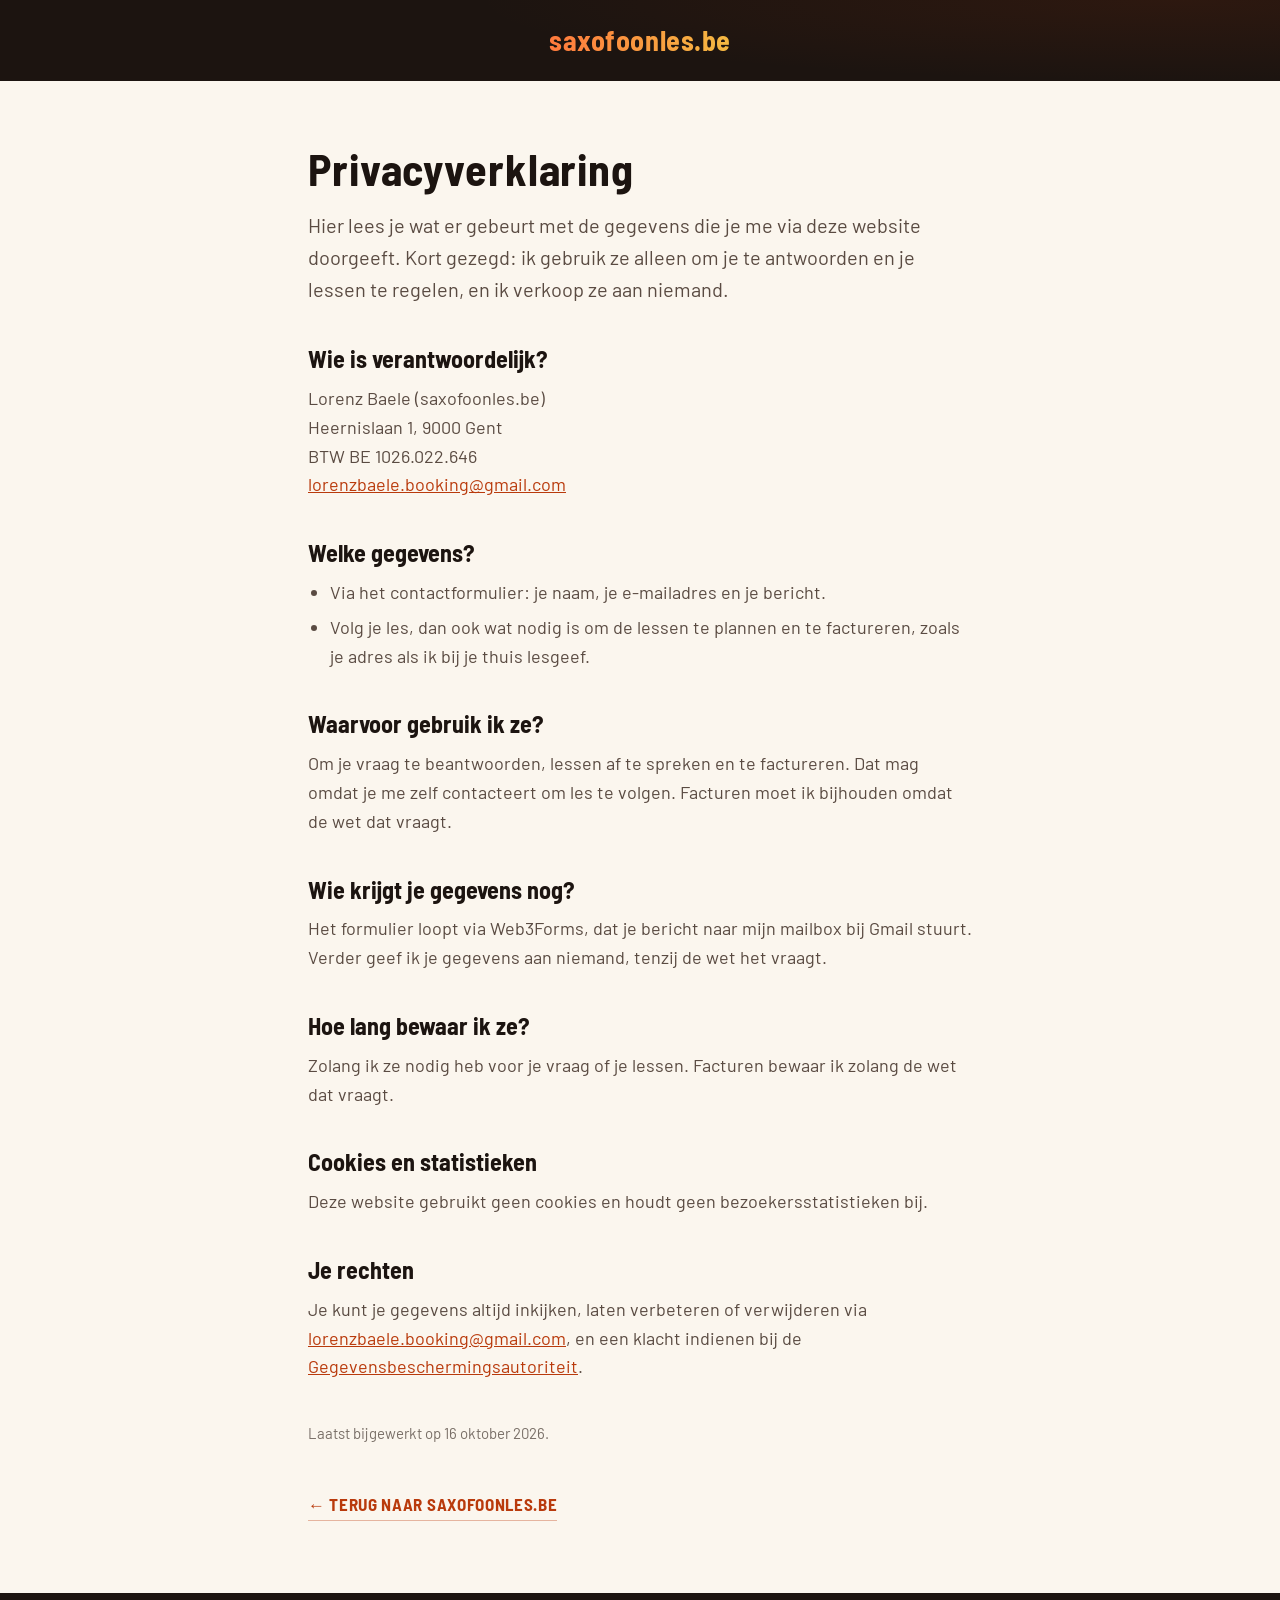
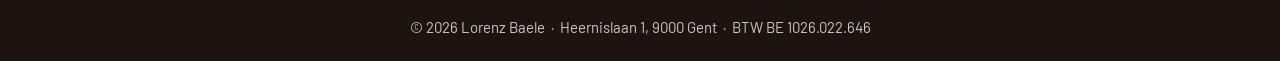
<file: privacy/index.html>
<!doctype html>
<html lang="nl">
<head>
<meta charset="utf-8">
<meta name="viewport" content="width=device-width, initial-scale=1">
<title>Privacyverklaring | saxofoonles.be</title>
<meta name="description" content="Wat er gebeurt met de gegevens die je via saxofoonles.be doorgeeft: welke gegevens, waarvoor, wie ze nog krijgt en hoe lang ik ze bewaar.">
<link rel="canonical" href="https://saxofoonles.be/privacy/">
<link rel="alternate" hreflang="nl" href="https://saxofoonles.be/privacy/">
<link rel="alternate" hreflang="en" href="https://saxofoonles.be/en/privacy/">
<link rel="alternate" hreflang="x-default" href="https://saxofoonles.be/privacy/">
<meta name="theme-color" content="#1C1410">
<link rel="icon" href="../favicon.ico" sizes="48x48">
<link rel="icon" href="../images/favicon.png" type="image/png" sizes="192x192">
<link rel="apple-touch-icon" href="../images/favicon.png">
<link rel="preload" href="../fonts/barlow-400.woff2" as="font" type="font/woff2" crossorigin>
<link rel="stylesheet" href="../style.css">
</head>
<body class="tekstpagina">
<header class="balk"><a class="logo" href="../">saxofoonles.be</a></header>
<main>
<h1>Privacyverklaring</h1>
<p class="intro">Hier lees je wat er gebeurt met de gegevens die je me via deze website doorgeeft. Kort gezegd: ik gebruik ze alleen om je te antwoorden en je lessen te regelen, en ik verkoop ze aan niemand.</p>

<h2>Wie is verantwoordelijk?</h2>
<p>Lorenz Baele (saxofoonles.be)<br>Heernislaan 1, 9000 Gent<br>BTW BE 1026.022.646<br><a href="mailto:lorenzbaele.booking@gmail.com">lorenzbaele.booking@gmail.com</a></p>

<h2>Welke gegevens?</h2>
<ul>
<li>Via het contactformulier: je naam, je e-mailadres en je bericht.</li>
<li>Volg je les, dan ook wat nodig is om de lessen te plannen en te factureren, zoals je adres als ik bij je thuis lesgeef.</li>
</ul>

<h2>Waarvoor gebruik ik ze?</h2>
<p>Om je vraag te beantwoorden, lessen af te spreken en te factureren. Dat mag omdat je me zelf contacteert om les te volgen. Facturen moet ik bijhouden omdat de wet dat vraagt.</p>

<h2>Wie krijgt je gegevens nog?</h2>
<p>Het formulier loopt via Web3Forms, dat je bericht naar mijn mailbox bij Gmail stuurt. Verder geef ik je gegevens aan niemand, tenzij de wet het vraagt.</p>

<h2>Hoe lang bewaar ik ze?</h2>
<p>Zolang ik ze nodig heb voor je vraag of je lessen. Facturen bewaar ik zolang de wet dat vraagt.</p>

<h2>Cookies en statistieken</h2>
<p>Deze website gebruikt geen cookies en houdt geen bezoekersstatistieken bij.</p>

<h2>Je rechten</h2>
<p>Je kunt je gegevens altijd inkijken, laten verbeteren of verwijderen via <a href="mailto:lorenzbaele.booking@gmail.com">lorenzbaele.booking@gmail.com</a>, en een klacht indienen bij de <a href="https://www.gegevensbeschermingsautoriteit.be/">Gegevensbeschermingsautoriteit</a>.</p>

<p class="bijgewerkt">Laatst bijgewerkt op 16 oktober 2026.</p>
<a class="terug" href="../">← Terug naar saxofoonles.be</a>
</main>
<footer><span>© 2026 Lorenz Baele</span><span class="punt"> &nbsp;·&nbsp; </span><span>Heernislaan 1, 9000 Gent</span><span class="punt"> &nbsp;·&nbsp; </span><span>BTW BE 1026.022.646</span></footer>
</body>
</html>
</file>
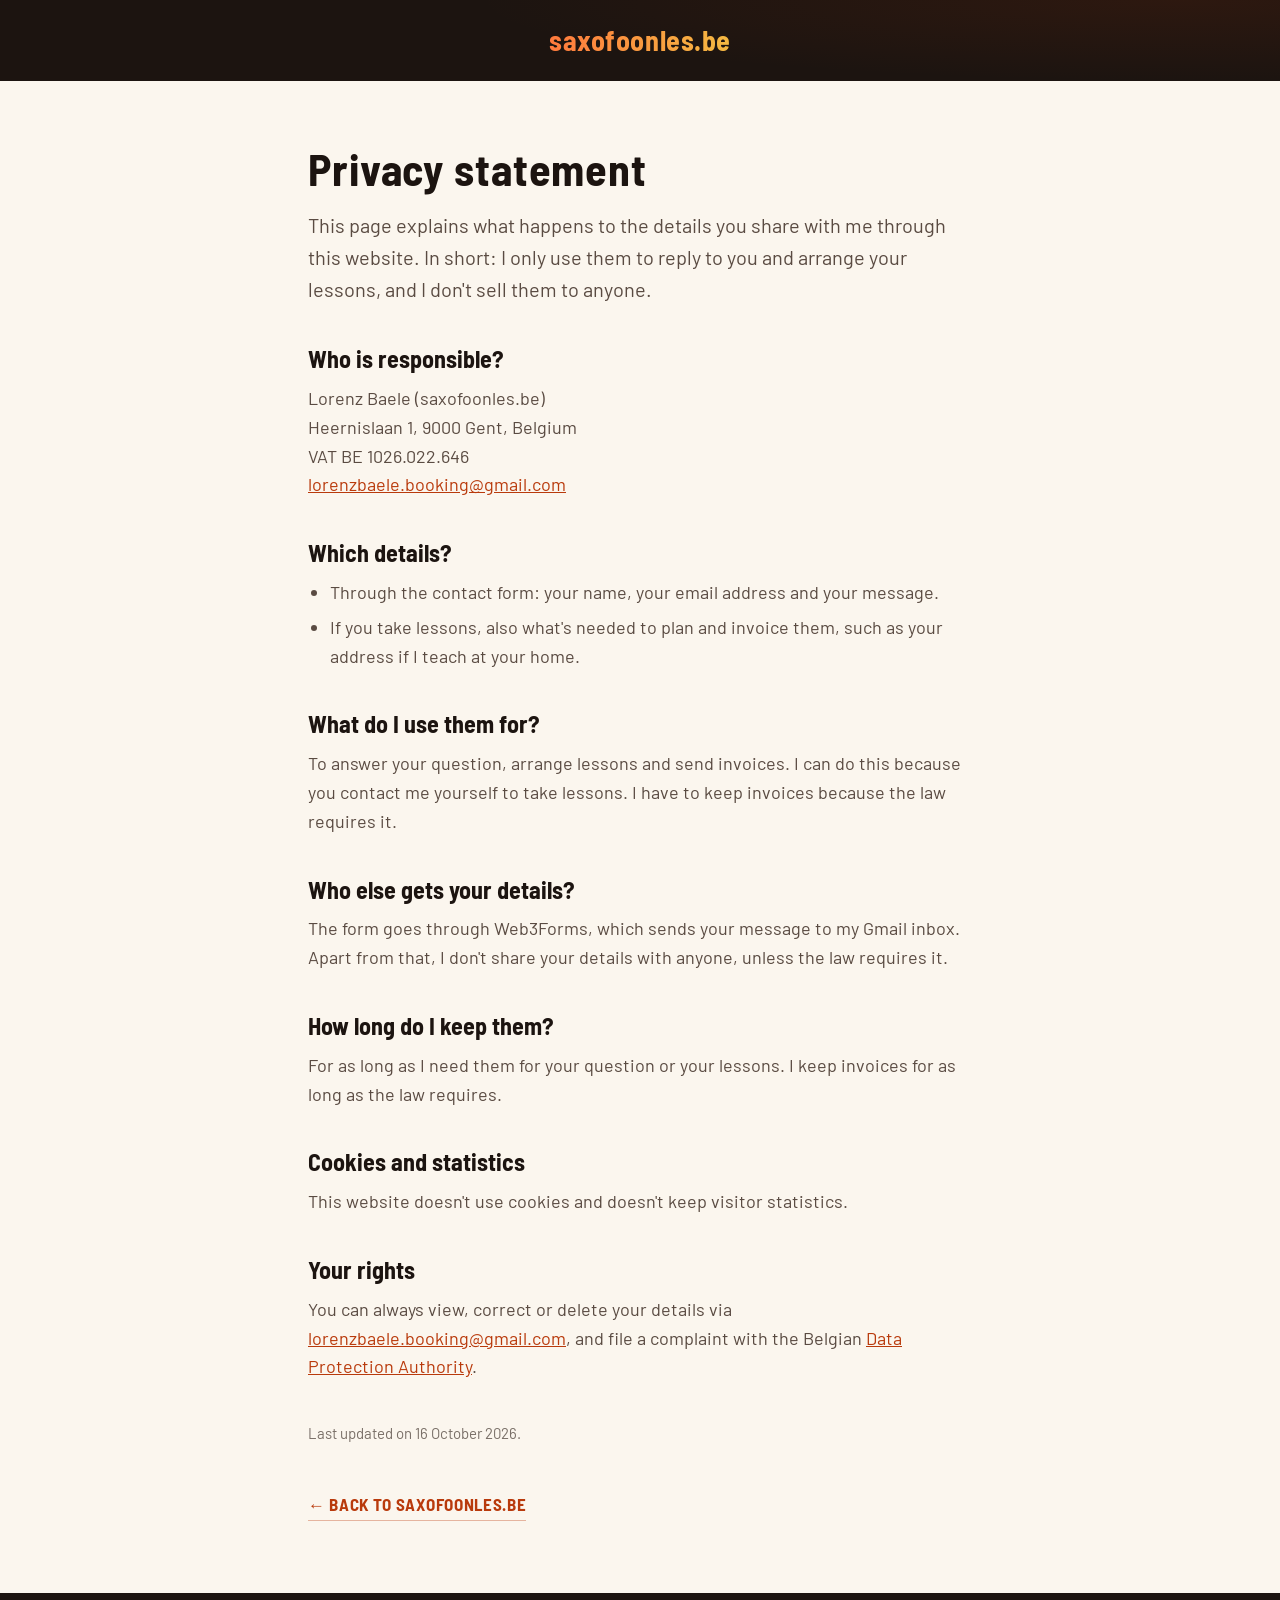
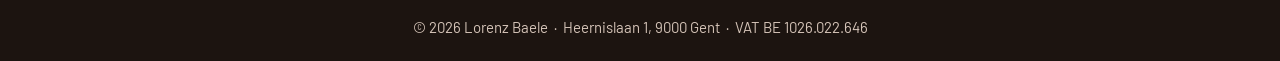
<file: en/privacy/index.html>
<!doctype html>
<html lang="en">
<head>
<meta charset="utf-8">
<meta name="viewport" content="width=device-width, initial-scale=1">
<title>Privacy statement | saxofoonles.be</title>
<meta name="description" content="What happens to the details you share via saxofoonles.be: which details, what for, who else gets them and how long I keep them.">
<link rel="canonical" href="https://saxofoonles.be/en/privacy/">
<link rel="alternate" hreflang="nl" href="https://saxofoonles.be/privacy/">
<link rel="alternate" hreflang="en" href="https://saxofoonles.be/en/privacy/">
<link rel="alternate" hreflang="x-default" href="https://saxofoonles.be/privacy/">
<meta name="theme-color" content="#1C1410">
<link rel="icon" href="../../favicon.ico" sizes="48x48">
<link rel="icon" href="../../images/favicon.png" type="image/png" sizes="192x192">
<link rel="apple-touch-icon" href="../../images/favicon.png">
<link rel="preload" href="../../fonts/barlow-400.woff2" as="font" type="font/woff2" crossorigin>
<link rel="stylesheet" href="../../style.css">
</head>
<body class="tekstpagina">
<header class="balk"><a class="logo" href="../">saxofoonles.be</a></header>
<main>
<h1>Privacy statement</h1>
<p class="intro">This page explains what happens to the details you share with me through this website. In short: I only use them to reply to you and arrange your lessons, and I don't sell them to anyone.</p>

<h2>Who is responsible?</h2>
<p>Lorenz Baele (saxofoonles.be)<br>Heernislaan 1, 9000 Gent, Belgium<br>VAT BE 1026.022.646<br><a href="mailto:lorenzbaele.booking@gmail.com">lorenzbaele.booking@gmail.com</a></p>

<h2>Which details?</h2>
<ul>
<li>Through the contact form: your name, your email address and your message.</li>
<li>If you take lessons, also what's needed to plan and invoice them, such as your address if I teach at your home.</li>
</ul>

<h2>What do I use them for?</h2>
<p>To answer your question, arrange lessons and send invoices. I can do this because you contact me yourself to take lessons. I have to keep invoices because the law requires it.</p>

<h2>Who else gets your details?</h2>
<p>The form goes through Web3Forms, which sends your message to my Gmail inbox. Apart from that, I don't share your details with anyone, unless the law requires it.</p>

<h2>How long do I keep them?</h2>
<p>For as long as I need them for your question or your lessons. I keep invoices for as long as the law requires.</p>

<h2>Cookies and statistics</h2>
<p>This website doesn't use cookies and doesn't keep visitor statistics.</p>

<h2>Your rights</h2>
<p>You can always view, correct or delete your details via <a href="mailto:lorenzbaele.booking@gmail.com">lorenzbaele.booking@gmail.com</a>, and file a complaint with the Belgian <a href="https://www.dataprotectionauthority.be/">Data Protection Authority</a>.</p>

<p class="bijgewerkt">Last updated on 16 October 2026.</p>
<a class="terug" href="../">← Back to saxofoonles.be</a>
</main>
<footer><span>© 2026 Lorenz Baele</span><span class="punt"> &nbsp;·&nbsp; </span><span>Heernislaan 1, 9000 Gent</span><span class="punt"> &nbsp;·&nbsp; </span><span>VAT BE 1026.022.646</span></footer>
</body>
</html>
</file>
<file: style.css>
/* saxofoonles.be: één stylesheet voor alle pagina's (Nederlands en Engels).
   Eerst de lettertypes, dan de onderdelen van de pagina van boven naar onder,
   daarna de algemene regels en de aanpassingen per schermbreedte. */

/* Lettertypes staan op de site zelf, niet bij Google Fonts: sneller, en er gaat geen IP-adres naar Google */
@font-face{font-family:'Barlow';font-style:normal;font-weight:400;font-display:swap;src:url(fonts/barlow-400.woff2) format('woff2')}
@font-face{font-family:'Barlow Semi Condensed';font-style:normal;font-weight:600;font-display:swap;src:url(fonts/barlow-semi-condensed-600.woff2) format('woff2')}
@font-face{font-family:'Barlow Semi Condensed';font-style:normal;font-weight:700;font-display:swap;src:url(fonts/barlow-semi-condensed-700.woff2) format('woff2')}
@font-face{font-family:'Caveat';font-style:normal;font-weight:700;font-display:swap;src:url(fonts/caveat-700.woff2) format('woff2')}

/* ===== Basis ===== */
body{margin:0}
a{color:#B93A0C}a:hover{color:#1C1410}
input,textarea,button{font-family:inherit}
html{scroll-behavior:auto}
@media (prefers-reduced-motion:no-preference){html{scroll-behavior:smooth}}
body{overflow-x:hidden;background:#FBF6EE}
a:focus-visible,button:focus-visible,input:focus-visible,textarea:focus-visible{outline:3px solid #D9701F;outline-offset:2px}

/* ===== Bouwstenen ===== */
.pagina{background:#FBF6EE;color:#1C1410;font-family:'Barlow',system-ui,sans-serif;font-size:18px;line-height:1.6;box-sizing:border-box}
/* Tekst met het oranje-gele verloop (logo, "saxofoon" in de titel). Ook bij hover, anders kleurt de link donker */
.verloop-tekst,.verloop-tekst:hover{background-image:linear-gradient(to right,#FF7A3D,#F5B942);-webkit-background-clip:text;background-clip:text;color:transparent;-webkit-text-fill-color:transparent}
.nowrap{white-space:nowrap}
.verborgen{display:none}
.sectie{max-width:1280px;margin:0 auto;box-sizing:border-box}
#lessen{padding:35px 48px 24px}
#over-mij{padding:112px 48px 24px}
#vragen{padding:88px 48px 24px}
#contact{padding:40px 48px 40px}
/* Titels van de secties */
.kop{font-family:'Barlow Semi Condensed',sans-serif;font-weight:700;font-size:44px;line-height:1.1;letter-spacing:0.02em;margin:0 0 40px}
.kop-tweede{margin:56px 0 40px}
.kop-strak{margin:0}
.kop-verhuur{margin:0 0 14px}
.kop-vragen{margin:0 0 16px}
/* Oranje knop */
.knop,.knop:hover{color:#FFFFFF}
.knop{display:inline-block;background:#B93A0C;text-decoration:none;font-family:'Barlow Semi Condensed',sans-serif;font-weight:600;font-size:18px;letter-spacing:0.03em;text-transform:uppercase;padding:14px 28px;border-radius:6px}
/* Witte kaartjes met een oranje streepje */
.kaarten-rooster{display:grid;grid-template-columns:repeat(auto-fit,minmax(min(280px,100%),1fr));gap:24px}
.kaart{background:#FFFFFF;border-radius:12px;padding:32px;box-shadow:0 20px 25px -5px rgba(28,20,16,0.06),0 8px 10px -6px rgba(28,20,16,0.06)}
.kaart-streep{width:40px;height:4px;border-radius:2px;background-image:linear-gradient(to right,#B93A0C,#9A6A0B);margin-bottom:20px}
.kaart-titel{font-family:'Barlow Semi Condensed',sans-serif;font-weight:700;font-size:24px;line-height:1.2;margin:0 0 10px}
.kaart-tekst{margin:0;color:#5A4B42}
.oproep{margin-top:32px}
/* Bokeh: zachte, onscherpe podiumlichten in de banner en bij de verhuur */
.bokeh{position:absolute;inset:0;pointer-events:none}
.licht{position:absolute;border-radius:999px;background:radial-gradient(circle at 40% 40%,#FFDB8F 0%,#E09A2A 40%,#CC7A16 70%);mix-blend-mode:screen}

/* ===== Navigatie ===== */
.nav{background:radial-gradient(ellipse 55% 100% at 92% 0%,rgba(185,58,12,0.11) 0%,rgba(185,58,12,0) 100%),#1C1410;position:relative;z-index:3}
.nav-bar{max-width:1280px;margin:0 auto;display:grid;grid-template-columns:1fr auto 1fr;align-items:center;gap:8px 32px;padding:14px 48px;box-sizing:border-box}
.nav-links{display:flex;flex-wrap:wrap;align-items:center;gap:4px 28px;font-family:'Barlow Semi Condensed',sans-serif;font-weight:600;font-size:17px;letter-spacing:0.03em;text-transform:uppercase}
.nav-links-right{justify-content:flex-end}
.nav-link,.nav-link:hover{color:#FFFFFF}
.nav-link{text-decoration:none;padding:12px 0}
/* De naam in het midden is de h1 van de pagina, zodat "Saxofoonles in Gent" in de belangrijkste titel staat */
.nav-logo{margin:0;font-family:'Barlow Semi Condensed',sans-serif;font-weight:700;font-size:28px;letter-spacing:0.02em}
.nav-logo a{text-decoration:none}
/* Taalknop (EN op de Nederlandse pagina, NL op de Engelse): een klein kadertje naast Contact */
.nav-link.taal-link{padding:1px 8px;border:1px solid rgba(255,255,255,.45);border-radius:4px;font-size:15px;letter-spacing:0.06em;transition:color .25s ease,border-color .25s ease}
.nav-link.taal-link:hover{color:#F5B942;border-color:#F5B942}

/* ===== Banner ===== */
.hero{position:relative;overflow:hidden;min-height:600px;display:flex;align-items:center;background:#1C1410}
.hero-foto{position:absolute;left:0;top:0;width:100%;height:100%;transform-origin:50% 22%;transform:translateX(-10%) scale(1)}
.hero-note{position:absolute;left:0;top:0;width:100%;height:100%;transform-origin:50% 22%;transform:translateX(-10%) scale(1);pointer-events:none}
.hero-kader{position:absolute;left:0;top:22%;width:100%;min-height:100%;aspect-ratio:3 / 2;transform:translateY(-22%)}
.hero-img{width:100%;height:100%;object-fit:cover;display:block;filter:sepia(0.38) saturate(1.2) hue-rotate(-10deg)}
.hero-donker{position:absolute;left:0;top:0;right:0;bottom:0;background:#1C1410;mix-blend-mode:lighten;pointer-events:none}
.hero-fade{position:absolute;left:0;top:0;right:0;bottom:0;background:linear-gradient(270deg,rgba(28,20,16,0.92) 0%,rgba(28,20,16,0.7) 38%,rgba(28,20,16,0) 62%)}
.hero-licht-1{left:72%;top:58%;width:220px;height:220px;opacity:0.21;filter:blur(47px) saturate(1.14)}
.hero-licht-2{left:57%;top:24%;width:90px;height:90px;opacity:0.29;filter:blur(14px) saturate(1.14)}
.hero-licht-3{left:93%;top:46%;width:46px;height:46px;opacity:0.34;filter:blur(8px) saturate(1.14)}
.hero-licht-4{left:84%;top:6%;width:150px;height:150px;opacity:0.16;filter:blur(32px) saturate(1.14)}
.hero-boven{position:absolute;left:0;top:0;right:0;height:120px;background:linear-gradient(to bottom,#1C1410 0%,rgba(28,20,16,0.6) 40%,rgba(28,20,16,0) 100%);pointer-events:none}
.hero-note-svg{position:absolute;left:10.7%;top:9%;width:20%;height:auto;aspect-ratio:300 / 240;overflow:visible}
.hero-inhoud{position:relative;width:100%;max-width:1280px;margin:0 auto;padding:96px 48px;box-sizing:border-box}
.hero-tekst{margin-left:auto;max-width:520px}
.hero-titel{font-family:'Barlow Semi Condensed',sans-serif;font-weight:700;font-size:clamp(40px,4.4vw,60px);line-height:1.05;letter-spacing:0.02em;color:#FFFFFF;margin:0 0 24px}
.hero-intro{font-size:22px;line-height:1.5;color:#D5C4B8;max-width:540px;margin:0 0 36px}

/* ===== Tarieven, met een foto als vervaagde achtergrond ===== */
.tarieven{position:relative;margin-top:0px;padding-top:0px;padding-bottom:0px}
.tarieven-achtergrond{position:absolute;left:0;top:0;width:100%;height:100%;overflow:hidden;opacity:0.4;pointer-events:none}
.tarieven-foto{width:100%;height:100%;object-fit:cover;object-position:50% 59%;transform-origin:50% 59%;transform:translateX(-4%) scale(1.25);display:block;filter:saturate(0.7)}
.tarieven-inhoud{position:relative;max-width:1280px;margin:0 auto;padding:72px 48px 72px;box-sizing:border-box}
.tarieven-kop{display:flex;flex-wrap:wrap;align-items:flex-end;gap:0 28px;margin:0 0 40px}
.tarieven-noot{margin-left:auto;color:#B93A0C;font-family:'Caveat',cursive;font-weight:700;font-size:36px;line-height:1.1;transform:rotate(-3deg);transform-origin:right bottom;text-shadow:0 0 10px rgba(251,246,238,0.95),0 0 22px rgba(251,246,238,0.8)}
.tarieven-grid{display:grid;grid-template-columns:repeat(auto-fit,minmax(min(300px,100%),1fr));gap:24px}
.prijs{background:#FFFFFF;border-radius:12px;padding:40px;box-shadow:0 20px 25px -5px rgba(28,20,16,0.06),0 8px 10px -6px rgba(28,20,16,0.06)}
.prijs-uitgelicht{position:relative;overflow:hidden;background:linear-gradient(180deg,rgba(255,255,255,0.20) 0%,rgba(255,255,255,0.12) 24%,rgba(255,255,255,0) 48%),linear-gradient(112deg,rgba(255,255,255,0) 0%,rgba(255,255,255,0) 42%,rgba(255,255,255,0.26) 58%,rgba(255,255,255,0) 74%,rgba(255,255,255,0) 100%),linear-gradient(135deg,#9C2D07 0%,#B93A0C 28%,#E0791C 62%,#F6AE45 100%);border:1px solid rgba(255,235,200,0.55);border-radius:12px;padding:39px;box-shadow:inset 0 1px 0 rgba(255,255,255,0.7),inset 0 -1px 0 rgba(90,25,4,0.5),0 24px 40px -12px rgba(185,58,12,0.45),0 8px 10px -6px rgba(185,58,12,0.25)}
.prijs-duur{font-family:'Barlow Semi Condensed',sans-serif;font-weight:600;font-size:20px;letter-spacing:0.03em;text-transform:uppercase;color:#5A4B42;margin-bottom:4px}
.prijs-bedrag{font-family:'Barlow Semi Condensed',sans-serif;font-weight:700;font-size:96px;line-height:1;letter-spacing:0.01em;color:#1C1410}
/* Witte tekst op het oranje kaartje */
.prijs-licht{position:relative;color:#FFFFFF}
.prijs-bedrag.prijs-licht{text-shadow:0 2px 0 rgba(120,35,6,0.35)}
.tarieven-onder{margin-top:28px}

/* ===== Verhuur ===== */
.verhuur{background:#1C1410;color:#FFFFFF;margin-top:0;position:relative;overflow:hidden}
.verhuur-licht-1{left:58%;top:12%;width:220px;height:220px;opacity:0.21;filter:blur(47px) saturate(1.14)}
.verhuur-licht-2{left:72%;top:48%;width:150px;height:150px;opacity:0.16;filter:blur(32px) saturate(1.14)}
.verhuur-licht-3{left:80%;top:62%;width:90px;height:90px;opacity:0.29;filter:blur(14px) saturate(1.14)}
.verhuur-licht-4{left:90%;top:14%;width:46px;height:46px;opacity:0.34;filter:blur(8px) saturate(1.14)}
.verhuur-inhoud{position:relative;max-width:1280px;margin:0 auto;padding:88px 48px;box-sizing:border-box;display:flex;flex-wrap:wrap;align-items:center;justify-content:space-between;gap:32px}
.verhuur-tekst{max-width:640px}
.verhuur-intro{margin:0;color:#D5C4B8;font-size:20px}

/* ===== Over mij ===== */
.over-rooster{display:grid;grid-template-columns:repeat(auto-fit,minmax(min(320px,100%),1fr));gap:0 64px;align-items:center}
.over-fotos{position:relative;padding:0 0 36px 0}
.over-vlak{position:absolute;left:-22px;top:28px;right:26px;bottom:0;border-radius:18px;background:linear-gradient(135deg,#B93A0C 0%,#F6AE45 100%);transform:rotate(-3.5deg);opacity:0.9}
.over-foto-houder{position:relative}
.over-foto-kader{position:relative;border-radius:16px;overflow:hidden;box-shadow:0 28px 44px -18px rgba(185,58,12,0.40),0 10px 16px -8px rgba(28,20,16,0.22)}
.over-foto{width:100%;aspect-ratio:4 / 5;object-fit:cover;object-position:50% 15%;display:block;filter:sepia(0.22) saturate(1.08) contrast(1.03)}
.over-foto-gloed{position:absolute;left:0;top:0;right:0;bottom:0;pointer-events:none;background:linear-gradient(135deg,rgba(246,174,69,0.16) 0%,rgba(246,174,69,0) 42%),linear-gradient(180deg,rgba(185,58,12,0) 55%,rgba(185,58,12,0.30) 100%);box-shadow:inset 0 0 0 1px rgba(255,225,170,0.30)}
.over-kiekje{position:absolute;right:-34px;bottom:-6px;width:55%;aspect-ratio:4 / 3;object-fit:cover;object-position:40% 50%;border:8px solid #FFF6E6;border-radius:6px;transform:rotate(5deg);box-shadow:0 18px 28px -10px rgba(185,58,12,0.38);filter:sepia(0.42) saturate(0.92) contrast(1.03) hue-rotate(-8deg);display:block}
.over-titel{font-family:'Caveat',cursive;font-weight:700;font-size:64px;line-height:1.05;letter-spacing:0;color:#B93A0C;margin:0 0 20px;transform:rotate(-2deg);transform-origin:left center}
.over-alinea{margin:0 0 18px;color:#5A4B42;font-size:20px;line-height:1.65}
.instagram-link{font-family:'Barlow Semi Condensed',sans-serif;font-weight:600;font-size:17px;letter-spacing:0.03em;text-transform:uppercase;text-decoration:none}
.over-noot{display:flex;align-items:flex-start;justify-content:flex-start;gap:10px;margin-top:-56px;padding-left:6px;grid-column:2;grid-row:2;color:#B93A0C}
.over-noot-pijl{flex:none;margin-top:-6px;width:79px;height:67px;transform:rotate(-23deg)}
.over-noot-tekst{font-family:'Caveat',cursive;font-weight:700;font-size:34px;line-height:1.1;transform:rotate(-3deg);transform-origin:left center;padding-top:22px}

/* ===== Veelgestelde vragen ===== */
.vragen-intro{margin:0 0 40px;max-width:680px;color:#5A4B42;font-size:20px;line-height:1.6}

/* ===== Contact ===== */
.contact-kaart{background:#FFFFFF;border-radius:12px;padding:56px;box-sizing:border-box;box-shadow:0 20px 25px -5px rgba(28,20,16,0.06),0 8px 10px -6px rgba(28,20,16,0.06);display:flex;flex-wrap:wrap;gap:64px;align-items:stretch}
.contact-info{flex:1 1 340px;min-width:0}
.contact-titel{font-family:'Barlow Semi Condensed',sans-serif;font-weight:700;font-size:clamp(40px,5vw,64px);line-height:1.05;letter-spacing:0.02em;margin:0 0 24px;color:#3B2F28}
/* Het formulier begint op dezelfde hoogte als de tekst onder de titel */
.formulier{flex:1.4 1 440px;min-width:0;display:flex;flex-direction:column;gap:20px;padding-top:calc(clamp(40px,5vw,64px) * 1.05 + 24px)}
.veld{display:flex;flex-direction:column;gap:6px}
.veld-groot{flex:1 1 auto}
.veld-label{font-family:'Barlow Semi Condensed',sans-serif;font-weight:600;font-size:15px;letter-spacing:0.04em;text-transform:uppercase}
.verplicht{color:#B93A0C}
.veld-invoer{height:52px;box-sizing:border-box;background:#FBF6EE;color:#1C1410;border:1px solid #A08F80;border-radius:6px;padding:0 16px;font-size:18px}
.veld-tekstvak{flex:1 1 auto;min-height:120px;box-sizing:border-box;background:#FBF6EE;color:#1C1410;border:1px solid #A08F80;border-radius:6px;padding:14px 16px;font-size:18px;resize:vertical}
.formulier-onder{display:flex;align-items:center;justify-content:space-between;gap:12px 24px;flex-wrap:wrap}
.verstuur{background:#B93A0C;color:#FFFFFF;border:0;border-radius:6px;font-family:'Barlow Semi Condensed',sans-serif;font-weight:600;font-size:18px;letter-spacing:0.03em;text-transform:uppercase;padding:0 32px;min-height:52px;cursor:pointer}
.verplicht-uitleg{font-size:14px;color:#7A7068;text-align:right;margin-left:auto}
.privacy-noot{margin:0;font-size:14px;line-height:1.5;color:#7A7068}
.privacy-link,.privacy-link:hover{color:inherit}
.privacy-link{text-underline-offset:2px}
.formulier-status{margin:0;font-size:17px;min-height:1.4em}

/* ===== Footer ===== */
.footer{background:#1C1410;color:#D5C4B8;position:relative;overflow:hidden}
.footer-vorm{position:absolute;left:-80px;bottom:-220px;width:640px;height:640px;border-radius:200px;background:rgba(154,106,11,0.10);transform:rotate(35deg)}
.footer-inhoud{position:relative;max-width:1280px;margin:0 auto;padding:22px 48px;box-sizing:border-box;display:flex;flex-wrap:wrap;align-items:center;justify-content:space-between;gap:6px 32px}
.footer-logo{font-family:'Barlow Semi Condensed',sans-serif;font-weight:700;font-size:24px;letter-spacing:0.02em}
.footer-tekst{font-size:15px}

/* ===== Algemene regels en aanpassingen per schermbreedte ===== */
.hero-shade{display:none}
/* Tekstlink met pijltje, voor de rustigere oproepen */
.tekstlink{color:#B93A0C;text-decoration:none;font-family:'Barlow Semi Condensed',sans-serif;font-weight:600;font-size:17px;letter-spacing:0.04em;text-transform:uppercase;border-bottom:1px solid rgba(185,58,12,.35);padding-bottom:2px;transition:color .25s ease,border-color .25s ease}
.tekstlink::after{content:"\00a0\00a0→"}
.tekstlink:hover{color:#1C1410;border-color:#1C1410}
.tekstlink-licht{color:#F5B942;border-color:rgba(245,185,66,.4)}
.tekstlink-licht:hover{color:#FFFFFF;border-color:#FFFFFF}
.noot-br{display:none}
/* Naam in de footer linkt naar lorenzbaele.be, rustig op de donkere achtergrond */
.footer-link{color:inherit;text-decoration:underline;text-decoration-color:rgba(213,196,184,.4);text-underline-offset:3px;transition:color .25s ease,text-decoration-color .25s ease}
.footer-link:hover{color:#F5B942;text-decoration-color:#F5B942}
/* E-mailadres in de footer: ziet eruit als gewone tekst, maar opent je mailprogramma */
.footer-mail{color:inherit;text-decoration:none;text-underline-offset:3px;transition:color .25s ease}
.footer-mail:hover{color:#F5B942;text-decoration:underline}
/* Brede schermen: het belichte gordijn rechts in de foto laten wegvloeien in de achtergrond */
@media (min-width:1051px){
  .hero-img{-webkit-mask-image:linear-gradient(to right,#000 46%,transparent 62%);mask-image:linear-gradient(to right,#000 46%,transparent 62%)}
  /* De oude donkere verloop-laag gaf zichtbare verticale strepen; het wegvloeien hierboven vervangt hem */
  .hero-fade{display:none}
}
/* Heel brede schermen (ultrawide): de foto groeit niet meer mee met de breedte, anders verdwijnt het hoofd boven de banner.
   De fotokader is maximaal 2,2 keer zo breed als de banner hoog is, en blijft naast de tekst staan. */
@supports (width:1cqh){
  .hero-foto,.hero-note{container-type:size;transform:none!important}
  .hero-kader{width:min(100cqw,220cqh)!important;left:calc(50% - .6 * min(100cqw,220cqh))!important}
}
/* Smaller dan 1051px zou de foto achter de tekst schuiven: dan de mobiele hero, foto boven de tekst */
@media (max-width:1050px){
  #top{display:block!important}
  #top>div:last-child{padding:310px 48px 64px!important}
  #top>div:last-child>div{margin-left:0!important}
  .hero-foto,.hero-note{transform:none!important;height:600px!important}
  .hero-kader{top:0!important;left:0!important;width:100%!important;height:100%!important;min-height:0!important;aspect-ratio:auto!important;transform:none!important}
  .hero-img{object-position:calc(70vw - 355px) 0}
  .hero-fade{display:none}
  .hero-shade{display:block;position:absolute;left:0;top:0;right:0;bottom:0;background:linear-gradient(to bottom,rgba(28,20,16,0) 0,rgba(28,20,16,0) 200px,rgba(28,20,16,.78) 360px,#1C1410 600px)}
  .hero-note-svg{left:max(14px,calc(70vw - 248px))!important;top:92px!important;width:200px!important}
  /* Bokeh weg van gezicht en tekst */
  .hero-bokeh>span:nth-child(1){left:58%!important;top:600px!important}
  .hero-bokeh>span:nth-child(2){left:6px!important;top:215px!important}
  .hero-bokeh>span:nth-child(3){left:82%!important;top:545px!important}
  .hero-bokeh>span:nth-child(4){left:-70px!important;top:-60px!important}
}
@media (max-width:799px){
  .over-noot{grid-column:1!important;grid-row:2!important;margin:4px 0 24px!important;justify-content:center!important;padding-left:0!important}
  .over-noot>div{flex:none}
  .noot-br{display:inline}
  .over-tekst h2{text-align:center;transform-origin:center!important}
  .over-tekst{grid-row:3}
}
@media (min-width:800px) and (max-width:1099px){
  .over-noot{margin-top:16px!important}
}
/* Studiofoto bij De lessen: de foto vloeit weg in de achtergrond, de kaartjes liggen erover */
.lessen-kaarten>div{position:relative;z-index:1}
.studio-foto{position:relative;margin:0;border-radius:12px;overflow:hidden}
.studio-foto img{width:100%;height:auto;aspect-ratio:1280/964;display:block}
.studio-foto-schaduw{position:absolute;left:0;right:0;bottom:0;height:40%;background:linear-gradient(to top,rgba(28,20,16,.62) 0%,rgba(28,20,16,0) 100%);pointer-events:none}
.studio-foto figcaption{position:absolute;left:28px;bottom:18px;color:#FFF6E6;font-family:'Caveat',cursive;font-weight:700;font-size:40px;line-height:1.1;transform:rotate(-2deg);transform-origin:left bottom;text-shadow:0 2px 10px rgba(28,20,16,.55)}
/* Breed: de kaartjes in een kolom links, even breed als een kaartje erboven, de foto rechts half eronder tot aan de piano.
   De kaartjes bepalen de hoogte, de foto vult die op */
@media (min-width:1000px){
  .lessen-studio{display:grid;grid-template-columns:repeat(3,minmax(0,1fr));column-gap:24px;align-items:center}
  .lessen-kaarten{grid-area:1/1;grid-template-columns:1fr!important;gap:24px!important}
  .studio-foto{grid-area:1/2/2/4;align-self:stretch;margin-left:calc(-1 * clamp(150px, 14.3vw + 7px, 190px) - 24px);border-radius:0 12px 12px 0;-webkit-mask-image:linear-gradient(to right,transparent 0,rgba(0,0,0,.1) 40px,rgba(0,0,0,.35) 80px,rgba(0,0,0,.65) 120px,rgba(0,0,0,.9) 160px,#000 200px);mask-image:linear-gradient(to right,transparent 0,rgba(0,0,0,.1) 40px,rgba(0,0,0,.35) 80px,rgba(0,0,0,.65) 120px,rgba(0,0,0,.9) 160px,#000 200px)}
  .studio-foto img{position:absolute;inset:0;height:100%;object-fit:cover;object-position:0 50%}
  .studio-foto figcaption{left:auto;right:28px;transform-origin:right bottom}
}
/* Middel: twee kaartjes boven, het derde links onder, de foto rechts onder en half onder dat kaartje.
   De doelen erboven ook in twee kolommen, het derde doel over de volle breedte, zodat er geen gat naast blijft */
@media (min-width:640px) and (max-width:999px){
  #lessen>.kaarten-rooster{grid-template-columns:1fr 1fr}
  #lessen>.kaarten-rooster>.kaart:last-child{grid-column:1/-1}
  .lessen-studio{display:grid;grid-template-columns:1fr 1fr;gap:24px;align-items:center}
  .lessen-kaarten{display:contents!important}
  .lessen-kaarten>div:nth-child(-n+2){align-self:stretch}
  .studio-foto{grid-column:2;grid-row:2;margin-left:-96px;border-radius:0 12px 12px 0;-webkit-mask-image:linear-gradient(to right,transparent 0,rgba(0,0,0,.1) 30px,rgba(0,0,0,.35) 60px,rgba(0,0,0,.65) 90px,rgba(0,0,0,.9) 120px,#000 150px);mask-image:linear-gradient(to right,transparent 0,rgba(0,0,0,.1) 30px,rgba(0,0,0,.35) 60px,rgba(0,0,0,.65) 90px,rgba(0,0,0,.9) 120px,#000 150px)}
  .studio-foto figcaption{left:auto;right:20px;bottom:14px;font-size:32px;transform-origin:right bottom}
}
/* Telefoon: de foto wordt de onderkant van het kaartje "Waar gaat de les door?", met een strookje van het plafond eraf */
@media (max-width:639px){
  #lessen>.kaarten-rooster{grid-template-columns:1fr}
  .lessen-studio{display:grid;gap:12px}
  .lessen-kaarten{display:contents!important}
  .lessen-kaarten>div:last-child{border-radius:12px 12px 0 0!important;box-shadow:none!important}
  .studio-foto{margin-top:-12px;border-radius:0 0 12px 12px;box-shadow:0 20px 25px -5px rgba(28,20,16,.06),0 8px 10px -6px rgba(28,20,16,.06)}
  .studio-foto img{aspect-ratio:1280/860;object-fit:cover;object-position:50% 100%}
  .studio-foto::before{content:"";position:absolute;left:0;right:0;top:0;height:36px;background:linear-gradient(#FFFFFF,rgba(255,255,255,.9) 20%,rgba(255,255,255,.65) 40%,rgba(255,255,255,.35) 60%,rgba(255,255,255,.1) 80%,rgba(255,255,255,0));z-index:1;pointer-events:none}
  .studio-foto figcaption{font-size:30px;left:18px;bottom:12px}
}
/* Veelgestelde vragen: titel en uitleg bovenaan, de vragen in twee kaarten naast elkaar om open te klappen.
   De antwoorden staan ook dichtgeklapt in de HTML, zodat Google en AI-zoekmachines ze lezen */
.faq-kolommen{display:grid;grid-template-columns:1fr 1fr;gap:24px;align-items:start}
.faq{background:#FFFFFF;border-radius:12px;padding:8px 40px;box-shadow:0 20px 25px -5px rgba(28,20,16,.06),0 8px 10px -6px rgba(28,20,16,.06)}
.faq details{border-bottom:1px solid #E6DACB}
.faq details:last-child{border-bottom:0}
.faq summary{list-style:none;cursor:pointer;display:flex;align-items:center;justify-content:space-between;gap:16px;padding:22px 0}
.faq summary::-webkit-details-marker{display:none}
.faq summary::after{content:"";flex:none;width:10px;height:10px;margin-right:4px;border-right:2.5px solid #B93A0C;border-bottom:2.5px solid #B93A0C;transform:translateY(-3px) rotate(45deg);transition:transform .25s ease}
.faq details[open] summary::after{transform:translateY(3px) rotate(-135deg)}
.faq summary:focus-visible{outline:3px solid #D9701F;outline-offset:2px;border-radius:4px}
.faq summary h3{margin:0;font-family:'Barlow Semi Condensed',sans-serif;font-weight:700;font-size:22px;line-height:1.25;transition:color .25s ease}
.faq summary:hover h3{color:#B93A0C}
.faq details>p{margin:-6px 0 24px;color:#5A4B42}
/* Net breed genoeg voor twee kaarten: wat minder witruimte, zodat de vragen op één regel blijven */
@media (min-width:1000px) and (max-width:1099px){
  .faq{padding:8px 28px}
}
/* Smaller: de twee kaarten sluiten op elkaar aan tot één lijst */
@media (max-width:999px){
  .faq-kolommen{grid-template-columns:1fr;gap:0}
  .faq-kolommen>.faq:first-child{border-radius:12px 12px 0 0;padding-bottom:0}
  .faq-kolommen>.faq:first-child details:last-child{border-bottom:1px solid #E6DACB}
  .faq-kolommen>.faq:last-child{border-radius:0 0 12px 12px;padding-top:0}
}
/* Contact: links hoe je eerste les verloopt, in drie stapjes met een handgeschreven cijfer, rechts het formulier */
.stappen{display:grid;gap:22px;max-width:420px;list-style:none;margin:0;padding:0}
.stappen>li{display:grid;grid-template-columns:36px 1fr;gap:0 14px;align-items:start}
.stap-nr{font-family:'Caveat',cursive;font-weight:700;font-size:46px;line-height:.8;color:#B93A0C;text-align:center}
.stap-titel{display:block;margin-bottom:2px;font-family:'Barlow Semi Condensed',sans-serif;font-weight:700;font-size:21px;line-height:1.25;color:#1C1410}
.stappen p{margin:0;color:#5A4B42;font-size:17px;line-height:1.5}
/* Contact onder elkaar: titel, stapjes, formulier */
@media (max-width:1051px){
  #contact>div{flex-direction:column;flex-wrap:nowrap!important;gap:32px!important}
  .contact-info{flex:none!important}
  #contact form{flex:none!important;padding-top:0!important}
  .stappen{max-width:none}
  #formulier-status:empty{display:none}
}
/* Navigatie onder elkaar: de titel bovenaan, de links eronder. Pas vanaf 1100px past alles op één rij.
   Op smalle telefoons wordt de titel iets kleiner, zodat "Saxophone lessons in Ghent" op één regel blijft */
@media (max-width:1099px){
  .nav-bar{display:flex!important;flex-wrap:wrap;justify-content:center;padding:14px 20px!important}
  .nav-logo{order:-1;flex-basis:100%;text-align:center;font-size:clamp(22px,7vw,28px)}
  .nav-links{justify-content:center!important}
}
@media (max-width:899px){
  /* Footer: elk gegeven op een eigen regel, anders blijft er een los puntje achter aan een regel */
  .footer-punt{display:block;height:0;overflow:hidden}
}
@media (max-width:720px){
  #lessen,#over-mij,#vragen,#contact{padding-left:20px!important;padding-right:20px!important}
  #vragen{padding-top:56px!important}
  .stappen{gap:18px}
  .stappen>li{grid-template-columns:30px 1fr;gap:0 12px}
  .stap-nr{font-size:42px}
  .stap-titel{font-size:19px}
  .stappen p{font-size:16px}
  #vragen h2{font-size:34px!important;margin-bottom:12px!important}
  #vragen .vragen-intro{font-size:18px!important;margin-bottom:28px!important}
  .faq{padding:4px 20px}
  .faq summary{padding:18px 0!important}
  .faq summary h3{font-size:19px}
  .faq details>p{font-size:16px;line-height:1.5;margin-bottom:20px!important}
  #lessen{padding-top:32px!important}
  /* Mobiel compacter: minder scrollen */
  .nav-links a{padding:6px 0!important}
  .nav-links a.taal-link{padding:1px 8px!important}
  .nav-bar{padding:10px 20px!important}
  #lessen h2,#verhuur h2{font-size:34px!important;margin-bottom:20px!important}
  #tarieven h2{font-size:34px!important}
  .tarieven-kop{margin-bottom:28px!important}
  .tarieven-noot{font-size:30px!important;white-space:nowrap}
  #lessen h2:not(:first-child){margin-top:40px!important}
  #lessen>div>div{padding:18px 20px!important}
  #lessen>div>div>div:first-child{margin-bottom:10px!important}
  #lessen h3{font-size:20px!important;margin-bottom:4px!important}
  #lessen h3+p{font-size:16px;line-height:1.5}
  #lessen>.kaarten-rooster{gap:12px!important}
  #lessen>.oproep{margin-top:20px!important}
  .tarieven-grid{grid-template-columns:1fr 1fr!important;gap:12px!important}
  .tarieven-grid>div{padding:18px!important}
  .tarieven-grid>div>div:first-child{font-size:16px!important}
  .tarieven-grid>div>div:last-child{font-size:52px!important}
  .tarieven-onder{margin-top:20px!important}
  #over-mij{padding-top:56px!important}
  #over-mij>div>div:first-child{max-width:290px;width:100%;margin:0 auto}
  .over-tekst h2{font-size:52px!important}
  #contact{padding-top:24px!important}
  #top>div:last-child{padding:310px 20px 48px!important}
  #top h2{font-size:40px!important}
  #top p{font-size:19px!important}
  .over-kiekje{right:-8px!important}
  .verhuur-bokeh>span:nth-child(1){left:62%!important;top:auto!important;bottom:-120px}
  .verhuur-bokeh>span:nth-child(2){left:78%!important;top:-90px!important}
  .verhuur-bokeh>span:nth-child(3){left:-50px!important;top:auto!important;bottom:-30px}
  .verhuur-bokeh>span:nth-child(4){left:calc(100% - 30px)!important;top:45%!important}
  #tarieven>div:last-child{padding:40px 20px!important}
  #verhuur>div:last-child{padding:44px 20px!important;gap:24px!important}
  .lessen-kaarten{gap:12px!important}
  .lessen-studio{gap:12px}
  .lessen-kaarten>div{padding:18px 20px!important}
  .lessen-kaarten>div>div:first-child{margin-bottom:10px!important}
  #contact>div{padding:28px 22px!important}
}

/* ===== Tekstpagina's (privacyverklaring): alleen binnen <body class="tekstpagina">, zodat de homepage er niets van merkt ===== */
.tekstpagina{color:#1C1410;font-family:'Barlow',system-ui,sans-serif;font-size:18px;line-height:1.6}
.tekstpagina .balk{background:radial-gradient(ellipse 55% 100% at 92% 0%,rgba(185,58,12,.11) 0%,rgba(185,58,12,0) 100%),#1C1410;text-align:center;padding:18px 20px}
.tekstpagina .logo{font-family:'Barlow Semi Condensed',sans-serif;font-weight:700;font-size:28px;letter-spacing:.02em;text-decoration:none;background-image:linear-gradient(to right,#FF7A3D,#F5B942);-webkit-background-clip:text;background-clip:text;color:transparent;-webkit-text-fill-color:transparent}
.tekstpagina main{max-width:760px;margin:0 auto;padding:64px 48px 72px;box-sizing:border-box}
.tekstpagina h1{font-family:'Barlow Semi Condensed',sans-serif;font-weight:700;font-size:44px;line-height:1.1;letter-spacing:.02em;margin:0 0 16px}
.tekstpagina h2{font-family:'Barlow Semi Condensed',sans-serif;font-weight:700;font-size:24px;line-height:1.2;margin:40px 0 10px}
.tekstpagina p,.tekstpagina ul{margin:0 0 14px;color:#5A4B42}
.tekstpagina ul{padding-left:22px}
.tekstpagina li{margin-bottom:6px}
.tekstpagina .intro{font-size:20px}
.tekstpagina .terug{display:inline-block;margin-top:32px;color:#B93A0C;text-decoration:none;font-family:'Barlow Semi Condensed',sans-serif;font-weight:700;font-size:17px;letter-spacing:.04em;text-transform:uppercase;border-bottom:1px solid rgba(185,58,12,.35);padding-bottom:2px}
.tekstpagina .terug:hover{color:#1C1410;border-color:#1C1410}
.tekstpagina .bijgewerkt{margin-top:40px;font-size:15px;color:#7A7068}
.tekstpagina footer{background:#1C1410;color:#D5C4B8;font-size:15px;text-align:center;padding:22px 20px}
.tekstpagina footer span{white-space:nowrap}
@media (max-width:720px){
  /* Elk gegeven op een eigen regel, zonder losse puntjes */
  .tekstpagina footer .punt{display:block;height:0;overflow:hidden}
  .tekstpagina main{padding:40px 20px 56px}
  .tekstpagina h1{font-size:34px}
  .tekstpagina .intro{font-size:18px}
}
</file>
